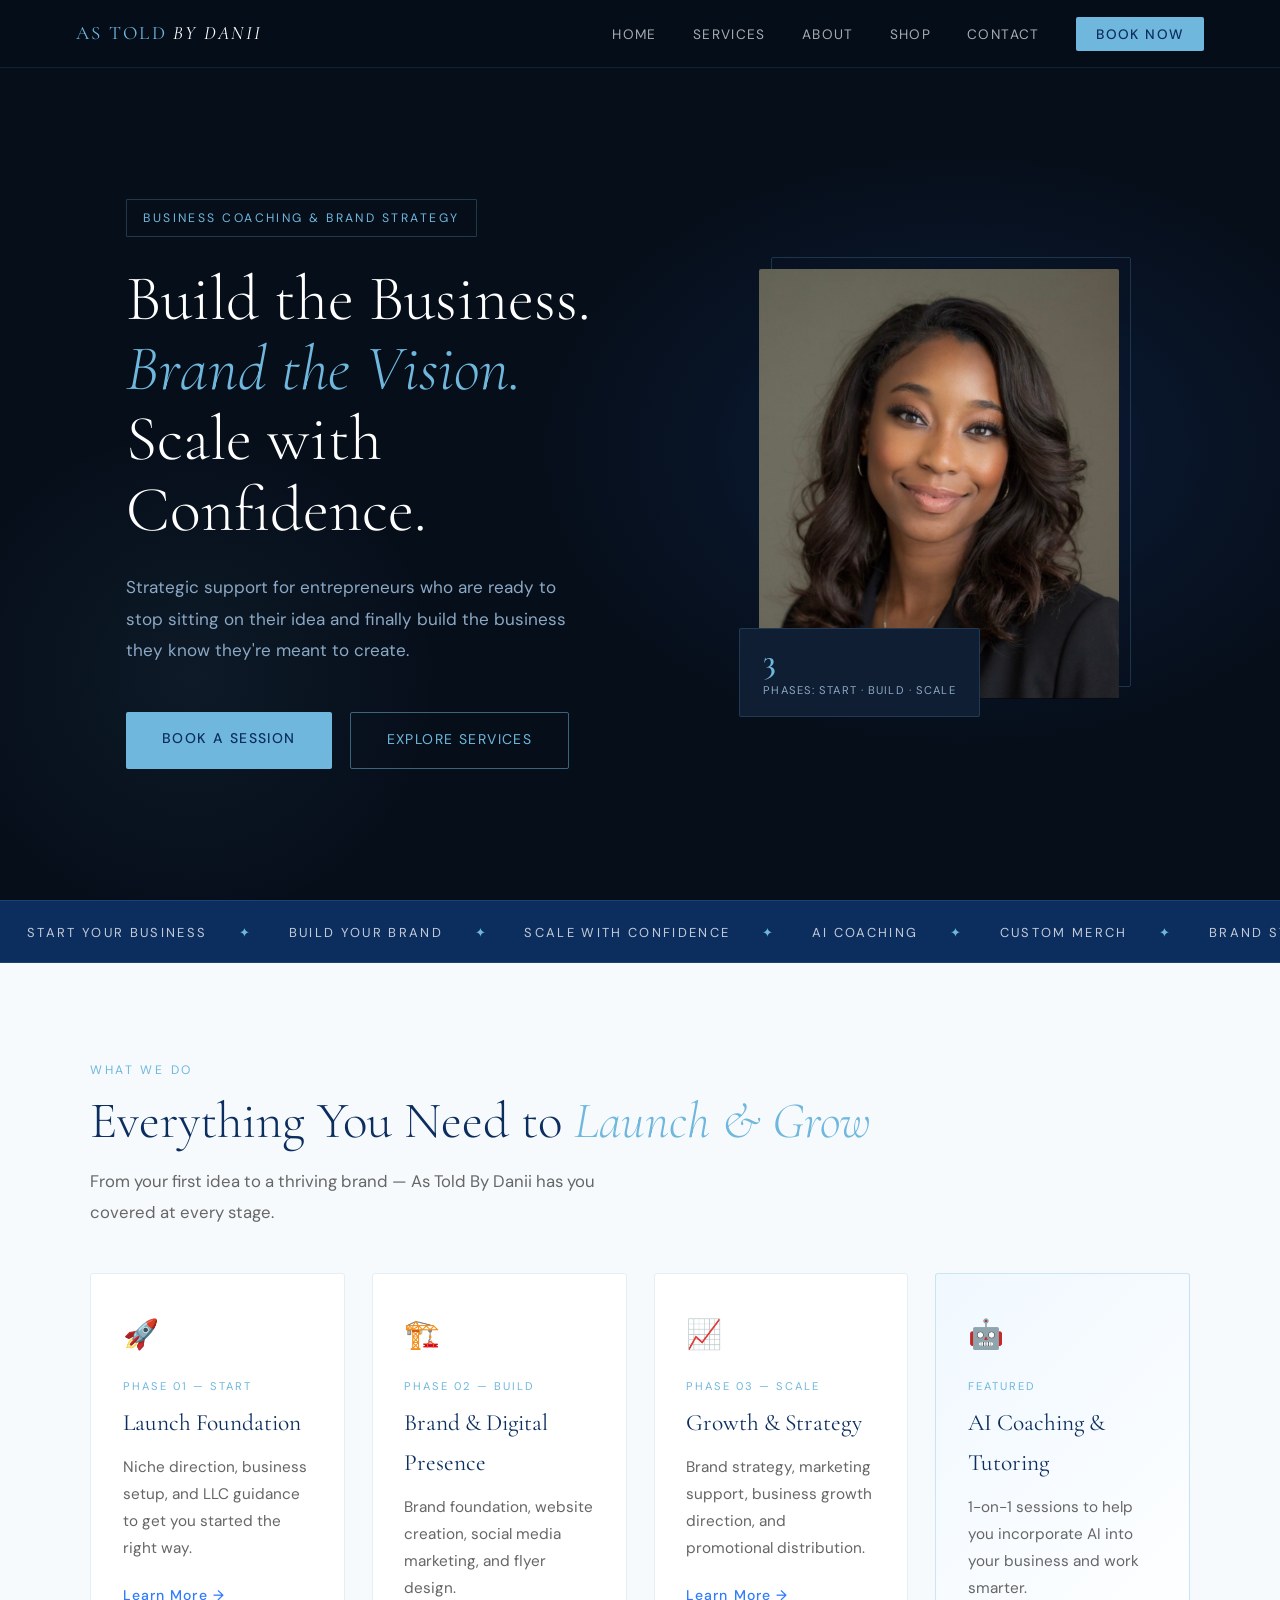
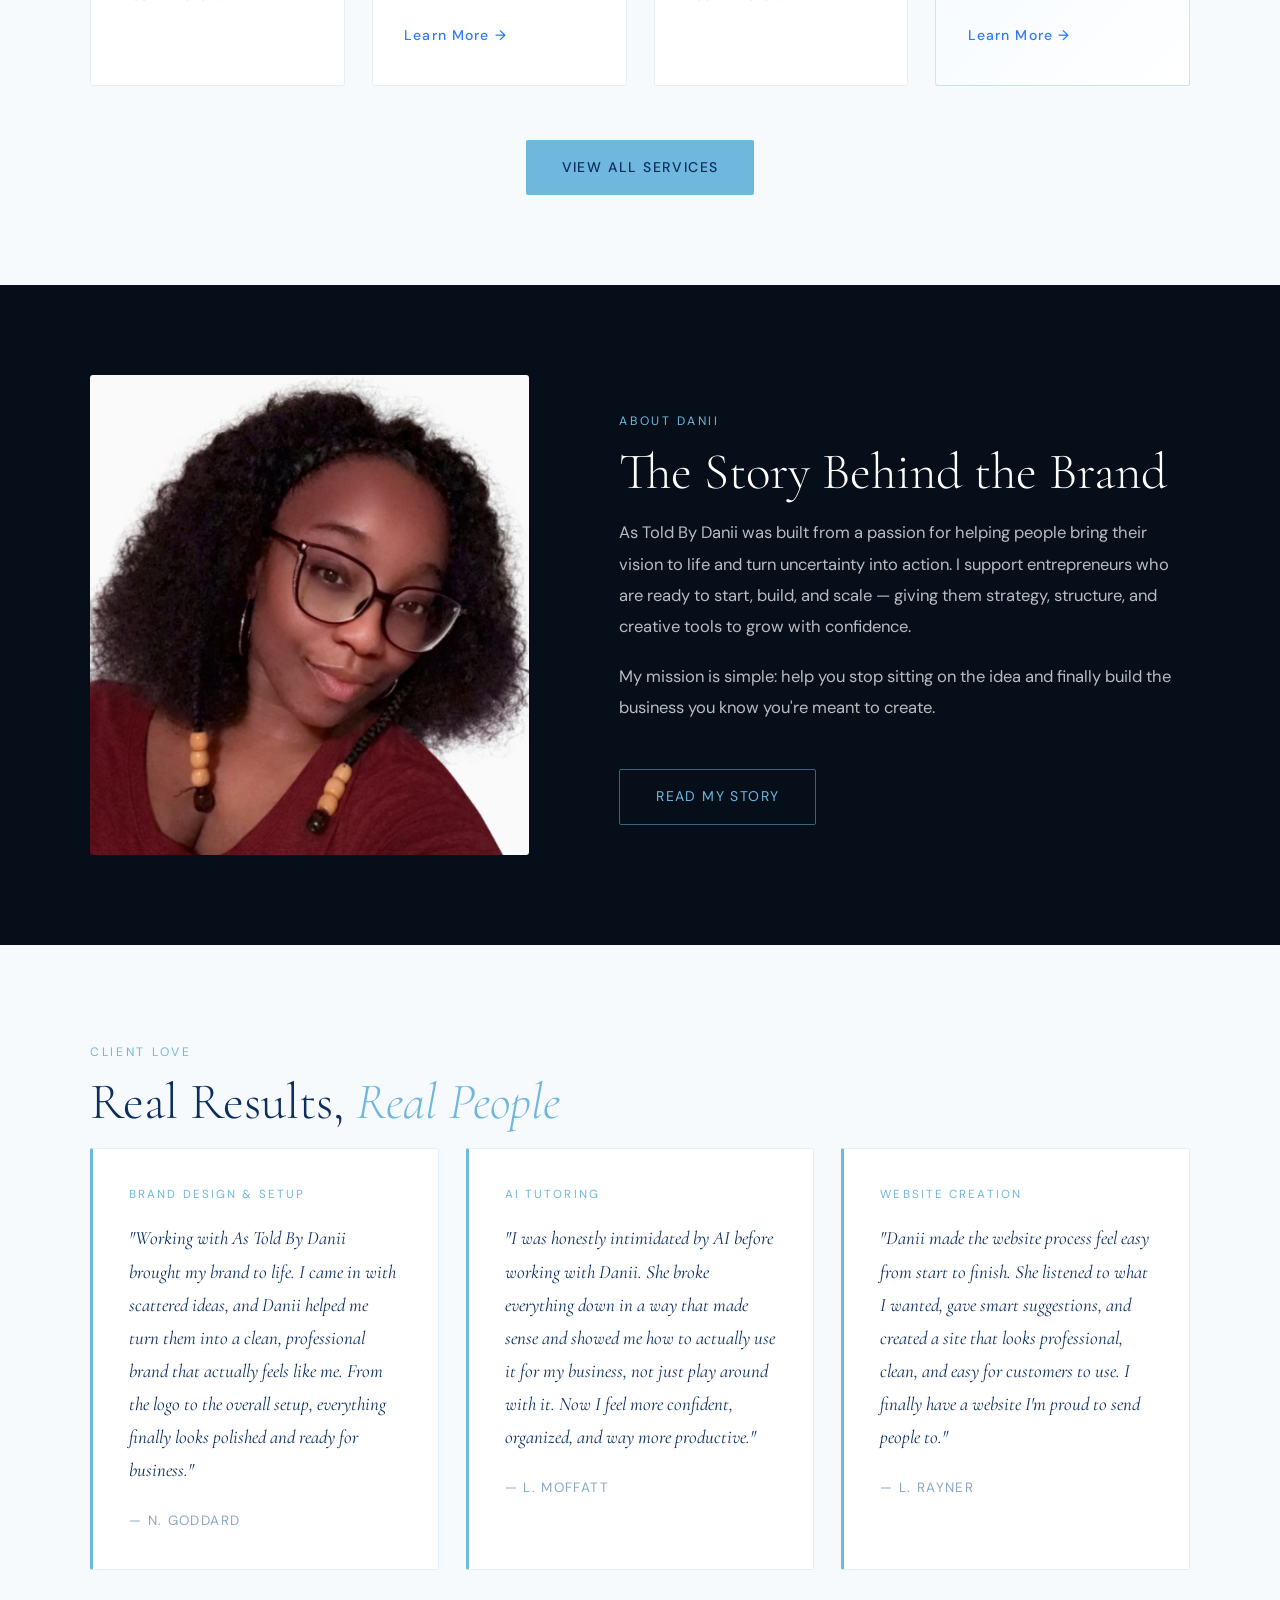
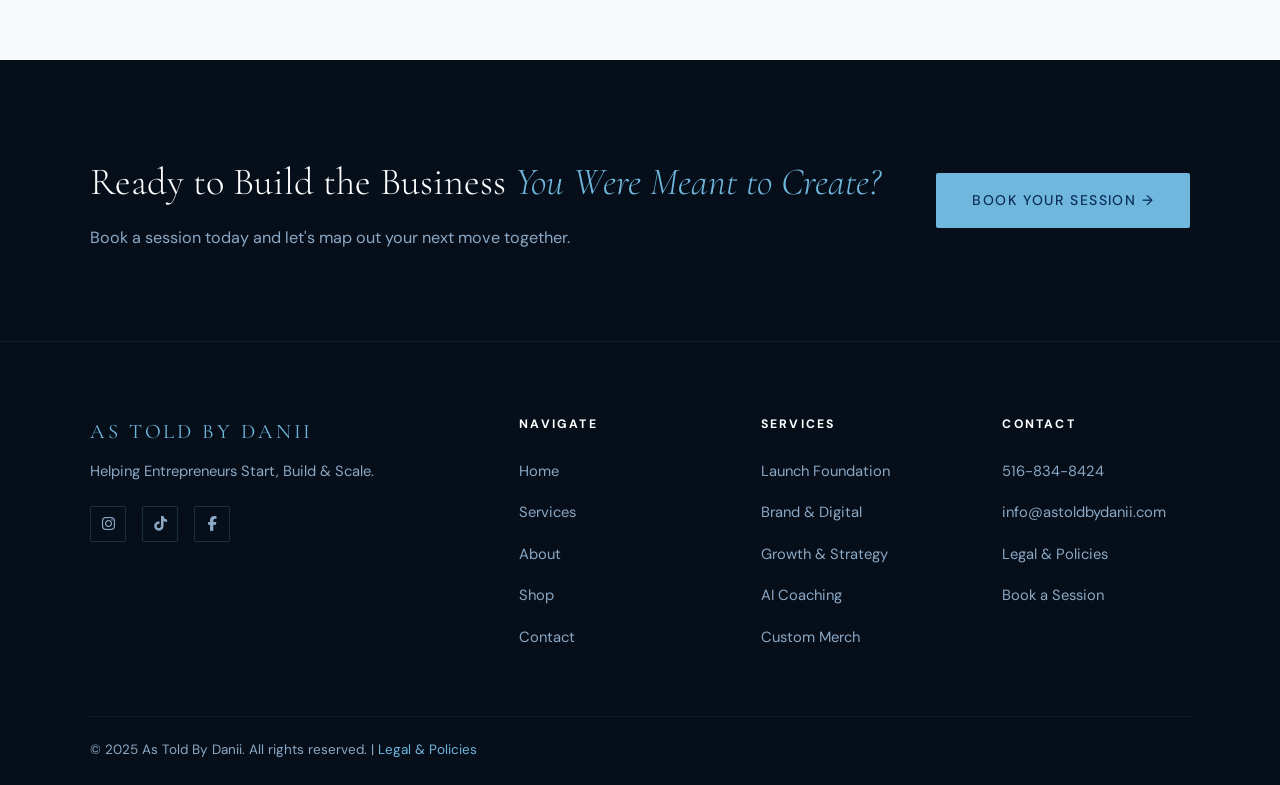
<file: index.html>
<!DOCTYPE html>
<html lang="en">
<head>
  <meta charset="UTF-8" />
  <meta name="viewport" content="width=device-width, initial-scale=1.0" />
  <meta name="description" content="As Told By Danii — Helping Entrepreneurs Start, Build & Scale. Business coaching, brand strategy, AI tutoring, and custom merch." />
  <title>As Told By Danii | Start. Build. Scale.</title>
  <link rel="stylesheet" href="css/style.css" />
  <link href="https://fonts.googleapis.com/css2?family=Cormorant+Garamond:ital,wght@0,300;0,400;0,600;1,300;1,400&family=DM+Sans:wght@300;400;500&display=swap" rel="stylesheet" />
  <link rel="stylesheet" href="https://cdnjs.cloudflare.com/ajax/libs/font-awesome/6.5.0/css/all.min.css" />
</head>
<body>

  <!-- NAV -->
  <nav id="navbar">
    <div class="nav-inner">
      <a href="index.html" class="nav-logo">As Told <span>By Danii</span></a>
      <button class="hamburger" id="hamburger" aria-label="Menu">
        <span></span><span></span><span></span>
      </button>
      <ul class="nav-links" id="nav-links">
        <li><a href="index.html">Home</a></li>
        <li><a href="pages/services.html">Services</a></li>
        <li><a href="pages/about.html">About</a></li>
        <li><a href="pages/merch.html">Shop</a></li>
        <li><a href="pages/contact.html">Contact</a></li>
        <li><a href="https://booking.setmore.com/scheduleappointment/2d133583-90b1-46ec-a737-2a47fb57f255" target="_blank" class="nav-cta">Book Now</a></li>
      </ul>
    </div>
  </nav>

  <!-- HERO -->
  <section id="hero">
    <div class="hero-bg-overlay"></div>
    <div class="hero-inner">
      <div class="hero-content">
        <div class="hero-tag">Business Coaching &amp; Brand Strategy</div>
        <h1 class="hero-title">
          Build the Business.<br>
          <em>Brand the Vision.</em><br>
          Scale with Confidence.
        </h1>
        <p class="hero-subtitle">
          Strategic support for entrepreneurs who are ready to stop sitting on their idea and finally build the business they know they're meant to create.
        </p>
        <div class="hero-btns">
          <a href="https://booking.setmore.com/scheduleappointment/2d133583-90b1-46ec-a737-2a47fb57f255" target="_blank" class="btn-primary">Book a Session</a>
          <a href="pages/services.html" class="btn-outline">Explore Services</a>
        </div>
      </div>
      <div class="hero-image-wrap">
        <div class="hero-frame">
          <img src="images/danii-profile.png" alt="Danii — As Told By Danii" />
          <div class="hero-badge">
            <span class="badge-num">3</span>
            <span class="badge-label">Phases: Start · Build · Scale</span>
          </div>
        </div>
      </div>
    </div>
  </section>

  <!-- MARQUEE STRIP -->
  <div class="marquee-strip">
    <div class="marquee-track">
      <span>Start Your Business</span><span class="dot">✦</span>
      <span>Build Your Brand</span><span class="dot">✦</span>
      <span>Scale With Confidence</span><span class="dot">✦</span>
      <span>AI Coaching</span><span class="dot">✦</span>
      <span>Custom Merch</span><span class="dot">✦</span>
      <span>Brand Strategy</span><span class="dot">✦</span>
      <span>Start Your Business</span><span class="dot">✦</span>
      <span>Build Your Brand</span><span class="dot">✦</span>
      <span>Scale With Confidence</span><span class="dot">✦</span>
      <span>AI Coaching</span><span class="dot">✦</span>
      <span>Custom Merch</span><span class="dot">✦</span>
      <span>Brand Strategy</span><span class="dot">✦</span>
    </div>
  </div>

  <!-- SERVICES PREVIEW -->
  <section id="services-preview" class="section-light">
    <div class="section-inner">
      <span class="section-tag">What We Do</span>
      <h2 class="section-title">Everything You Need to <em>Launch &amp; Grow</em></h2>
      <p class="section-sub">From your first idea to a thriving brand — As Told By Danii has you covered at every stage.</p>
      <div class="cards-grid">
        <div class="service-card">
          <div class="service-icon">🚀</div>
          <div class="service-phase">Phase 01 — Start</div>
          <h3>Launch Foundation</h3>
          <p>Niche direction, business setup, and LLC guidance to get you started the right way.</p>
          <a href="pages/services.html" class="card-link">Learn More →</a>
        </div>
        <div class="service-card">
          <div class="service-icon">🏗️</div>
          <div class="service-phase">Phase 02 — Build</div>
          <h3>Brand &amp; Digital Presence</h3>
          <p>Brand foundation, website creation, social media marketing, and flyer design.</p>
          <a href="pages/services.html" class="card-link">Learn More →</a>
        </div>
        <div class="service-card">
          <div class="service-icon">📈</div>
          <div class="service-phase">Phase 03 — Scale</div>
          <h3>Growth &amp; Strategy</h3>
          <p>Brand strategy, marketing support, business growth direction, and promotional distribution.</p>
          <a href="pages/services.html" class="card-link">Learn More →</a>
        </div>
        <div class="service-card featured">
          <div class="service-icon">🤖</div>
          <div class="service-phase">Featured</div>
          <h3>AI Coaching &amp; Tutoring</h3>
          <p>1-on-1 sessions to help you incorporate AI into your business and work smarter.</p>
          <a href="pages/services.html" class="card-link">Learn More →</a>
        </div>
      </div>
      <div class="section-cta">
        <a href="pages/services.html" class="btn-primary">View All Services</a>
      </div>
    </div>
  </section>

  <!-- ABOUT PREVIEW -->
  <section id="about-preview" class="section-dark">
    <div class="section-inner about-grid">
      <div class="about-img-wrap">
        <img src="images/danii-slds.png" alt="Danii — As Told By Danii" class="about-stock" />
      </div>
      <div class="about-text">
        <span class="section-tag">About Danii</span>
        <h2 class="section-title" style="color:#fff;">The Story Behind the Brand</h2>
        <p class="about-body">As Told By Danii was built from a passion for helping people bring their vision to life and turn uncertainty into action. I support entrepreneurs who are ready to start, build, and scale — giving them strategy, structure, and creative tools to grow with confidence.</p>
        <p class="about-body">My mission is simple: help you stop sitting on the idea and finally build the business you know you're meant to create.</p>
        <a href="pages/about.html" class="btn-outline" style="margin-top:1.5rem;display:inline-block;">Read My Story</a>
      </div>
    </div>
  </section>

  <!-- TESTIMONIALS -->
  <section id="testimonials" class="section-light">
    <div class="section-inner">
      <span class="section-tag">Client Love</span>
      <h2 class="section-title">Real Results, <em>Real People</em></h2>
      <div class="testimonials-grid">
        <div class="testimonial-card">
          <div class="t-service-label">Brand Design &amp; Setup</div>
          <p class="t-quote">"Working with As Told By Danii brought my brand to life. I came in with scattered ideas, and Danii helped me turn them into a clean, professional brand that actually feels like me. From the logo to the overall setup, everything finally looks polished and ready for business."</p>
          <div class="t-author">— N. Goddard</div>
        </div>
        <div class="testimonial-card">
          <div class="t-service-label">AI Tutoring</div>
          <p class="t-quote">"I was honestly intimidated by AI before working with Danii. She broke everything down in a way that made sense and showed me how to actually use it for my business, not just play around with it. Now I feel more confident, organized, and way more productive."</p>
          <div class="t-author">— L. Moffatt</div>
        </div>
        <div class="testimonial-card">
          <div class="t-service-label">Website Creation</div>
          <p class="t-quote">"Danii made the website process feel easy from start to finish. She listened to what I wanted, gave smart suggestions, and created a site that looks professional, clean, and easy for customers to use. I finally have a website I'm proud to send people to."</p>
          <div class="t-author">— L. Rayner</div>
        </div>
      </div>
    </div>
  </section>

  <!-- CTA BANNER -->
  <section id="cta-banner" class="section-dark">
    <div class="section-inner cta-inner">
      <div>
        <h2 class="cta-title">Ready to Build the Business <em>You Were Meant to Create?</em></h2>
        <p class="cta-sub">Book a session today and let's map out your next move together.</p>
      </div>
      <a href="https://booking.setmore.com/scheduleappointment/2d133583-90b1-46ec-a737-2a47fb57f255" target="_blank" class="btn-primary">Book Your Session →</a>
    </div>
  </section>

  <!-- FOOTER -->
  <footer>
    <div class="footer-inner">
      <div class="footer-brand">
        <div class="footer-logo">As Told By Danii</div>
        <p>Helping Entrepreneurs Start, Build &amp; Scale.</p>
        <div class="social-links">
          <a href="https://www.instagram.com/astoldby_danii" target="_blank" aria-label="Instagram"><i class="fab fa-instagram"></i></a>
          <a href="https://www.tiktok.com/@astoldby_danii" target="_blank" aria-label="TikTok"><i class="fab fa-tiktok"></i></a>
          <a href="https://www.facebook.com/AsToldByDanii" target="_blank" aria-label="Facebook"><i class="fab fa-facebook-f"></i></a>
        </div>
      </div>
      <div class="footer-links">
        <h4>Navigate</h4>
        <ul>
          <li><a href="index.html">Home</a></li>
          <li><a href="pages/services.html">Services</a></li>
          <li><a href="pages/about.html">About</a></li>
          <li><a href="pages/merch.html">Shop</a></li>
          <li><a href="pages/contact.html">Contact</a></li>
        </ul>
      </div>
      <div class="footer-links">
        <h4>Services</h4>
        <ul>
          <li><a href="pages/services.html">Launch Foundation</a></li>
          <li><a href="pages/services.html">Brand &amp; Digital</a></li>
          <li><a href="pages/services.html">Growth &amp; Strategy</a></li>
          <li><a href="pages/services.html">AI Coaching</a></li>
          <li><a href="pages/merch.html">Custom Merch</a></li>
        </ul>
      </div>
      <div class="footer-links">
        <h4>Contact</h4>
        <ul>
          <li><a href="tel:5168348424">516-834-8424</a></li>
          <li><a href="mailto:info@astoldbydanii.com">info@astoldbydanii.com</a></li>
          <li><a href="pages/legal.html">Legal &amp; Policies</a></li>
          <li><a href="https://booking.setmore.com/scheduleappointment/2d133583-90b1-46ec-a737-2a47fb57f255" target="_blank">Book a Session</a></li>
        </ul>
      </div>
    </div>
    <div class="footer-bottom">
      <p>© 2025 As Told By Danii. All rights reserved. | <a href="pages/legal.html">Legal &amp; Policies</a></p>
    </div>
  </footer>

  <script src="js/main.js"></script>
</body>
</html>
</file>
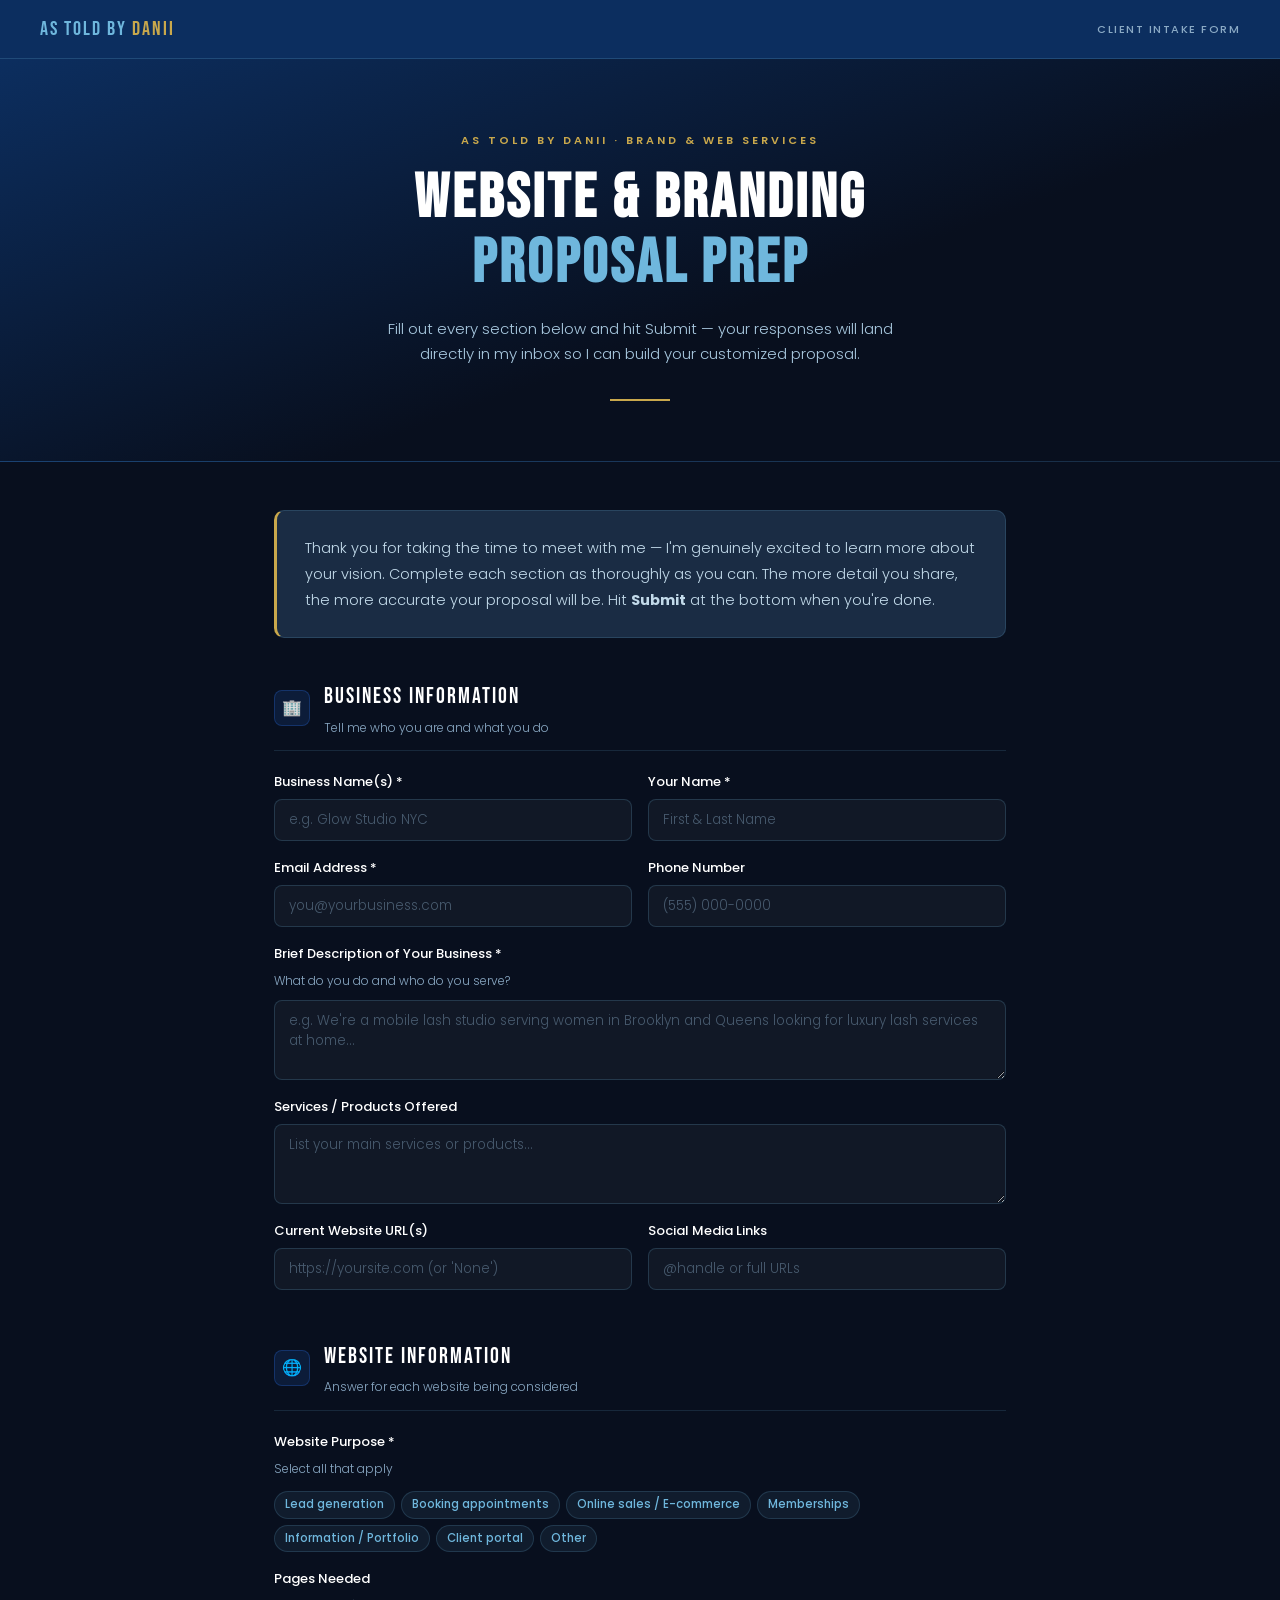
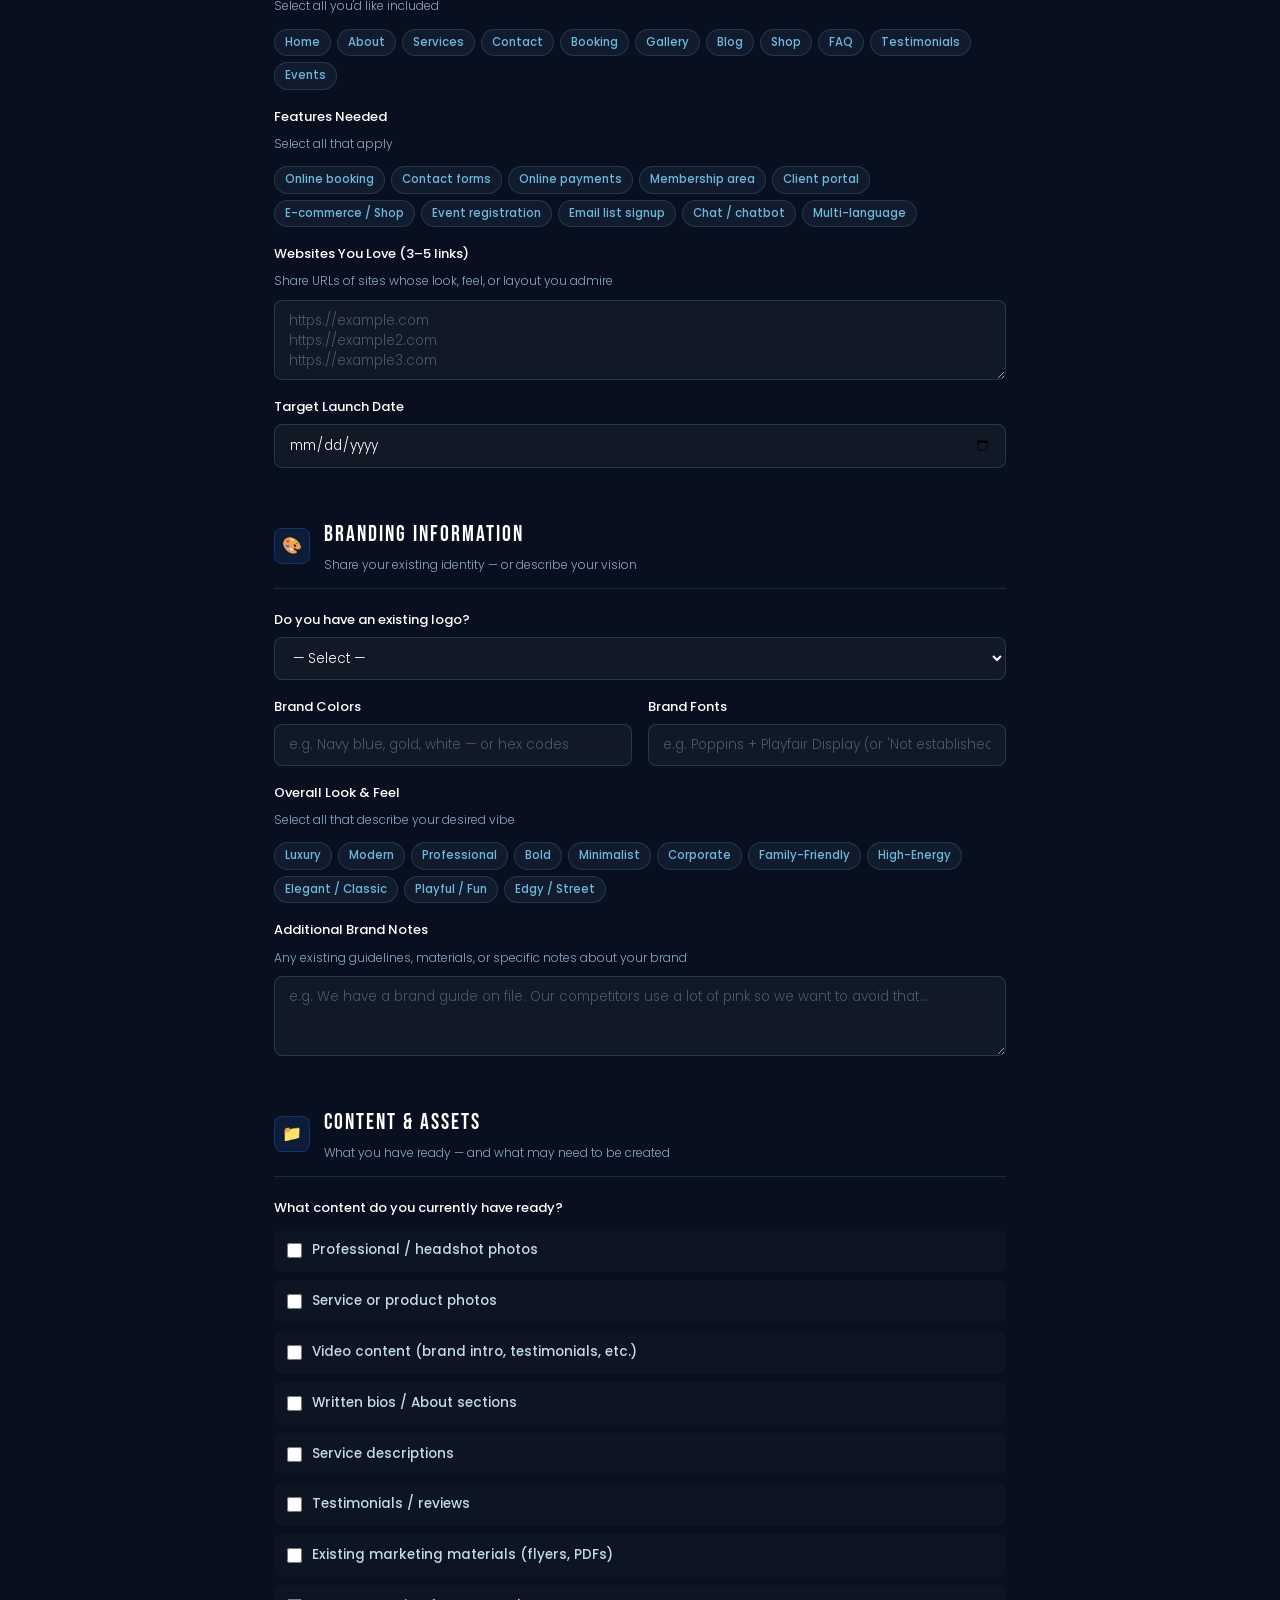
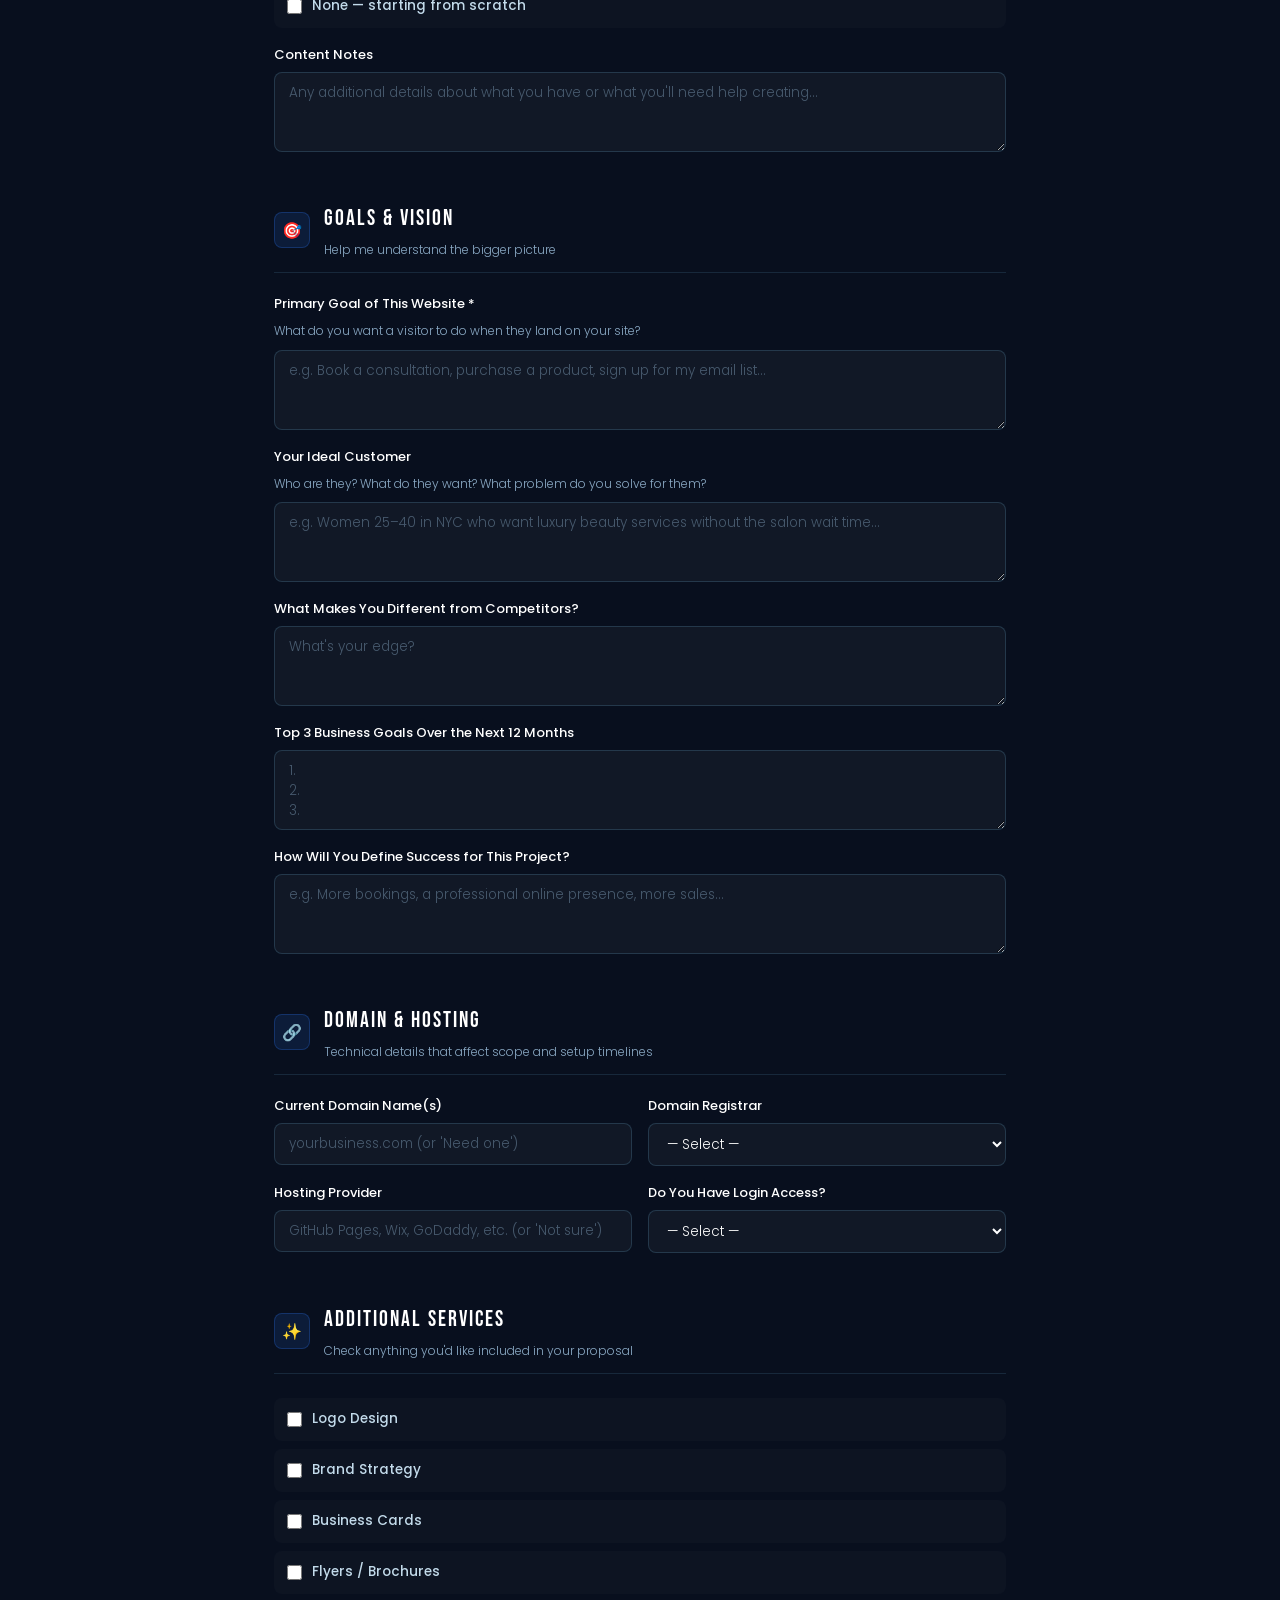
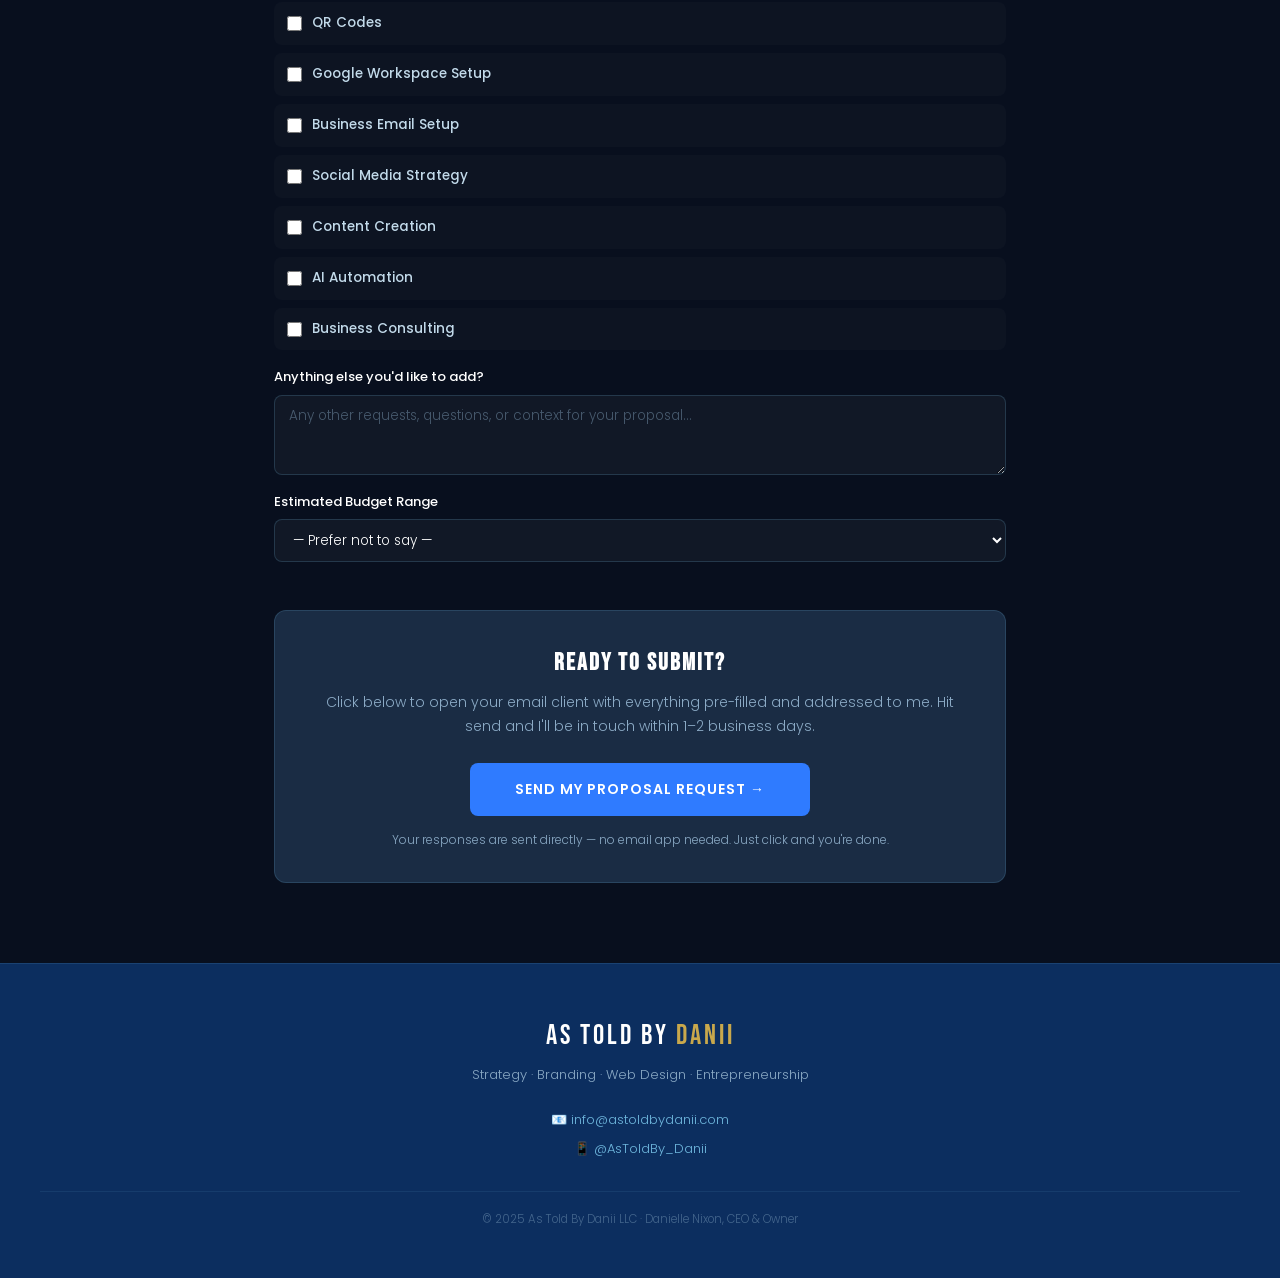
<file: proposal.html>
<!DOCTYPE html>
<html lang="en">
<head>
<meta charset="UTF-8" />
<meta name="viewport" content="width=device-width, initial-scale=1.0" />
<title>Website & Branding Proposal Prep — As Told By Danii</title>
<link href="https://fonts.googleapis.com/css2?family=Bebas+Neue&family=Poppins:wght@300;400;500;600&display=swap" rel="stylesheet" />
<style>
*,*::before,*::after{box-sizing:border-box;margin:0;padding:0}
:root{
  --navy:#080F1E;--primary-blue:#6FB7DD;--deep-blue:#0C2E5F;
  --accent-blue:#2F7BFF;--light-accent:#D9F3FF;--gold:#C9A84C;
  --red:#FF4D6D;--white:#FFFFFF;--shadow:#1A2C44;--muted:#8BAAC5;
}
body{background:var(--navy);color:var(--white);font-family:'Poppins',sans-serif;font-weight:300;line-height:1.7;min-height:100vh;}

.topbar{background:var(--deep-blue);border-bottom:1px solid rgba(111,183,221,0.2);padding:12px 40px;display:flex;align-items:center;justify-content:space-between;position:sticky;top:0;z-index:100;}
.topbar-brand{font-family:'Bebas Neue',sans-serif;font-size:20px;letter-spacing:2px;color:var(--primary-blue);}
.topbar-brand span{color:var(--gold);}
.topbar-tag{font-size:11px;font-weight:500;letter-spacing:1.5px;text-transform:uppercase;color:var(--muted);}

.hero{background:linear-gradient(160deg,var(--deep-blue) 0%,var(--navy) 60%);border-bottom:1px solid rgba(111,183,221,0.15);padding:72px 40px 60px;text-align:center;}
.hero-eyebrow{font-size:11px;font-weight:600;letter-spacing:3px;text-transform:uppercase;color:var(--gold);margin-bottom:16px;}
.hero h1{font-family:'Bebas Neue',sans-serif;font-size:clamp(36px,6vw,62px);letter-spacing:3px;line-height:1.05;margin-bottom:20px;}
.hero h1 span{color:var(--primary-blue);}
.hero-sub{max-width:560px;margin:0 auto 32px;font-size:15px;color:#a8c8df;font-weight:300;}
.hero-divider{width:60px;height:2px;background:var(--gold);margin:0 auto;}

.intro-wrap{max-width:780px;margin:48px auto 0;padding:0 24px;}
.intro-card{background:var(--shadow);border:1px solid rgba(111,183,221,0.18);border-left:3px solid var(--gold);border-radius:10px;padding:24px 28px;font-size:14.5px;color:#c2daea;line-height:1.8;}

.content{max-width:780px;margin:40px auto 80px;padding:0 24px;}

.section{margin-bottom:48px;}
.section-header{display:flex;align-items:center;gap:14px;margin-bottom:20px;padding-bottom:12px;border-bottom:1px solid rgba(111,183,221,0.15);}
.section-icon{width:36px;height:36px;border-radius:8px;background:rgba(47,123,255,0.12);border:1px solid rgba(47,123,255,0.25);display:flex;align-items:center;justify-content:center;flex-shrink:0;font-size:16px;}
.section-title{font-family:'Bebas Neue',sans-serif;font-size:22px;letter-spacing:2px;color:var(--white);}
.section-note{font-size:12px;color:var(--muted);margin-top:2px;}

.field-group{display:flex;flex-direction:column;gap:16px;}
.field{display:flex;flex-direction:column;gap:6px;}
.field label{font-size:13px;font-weight:500;color:var(--white);}
.field .hint{font-size:12px;color:var(--muted);margin-bottom:2px;}
.field input,.field textarea,.field select{
  background:rgba(255,255,255,0.04);
  border:1px solid rgba(111,183,221,0.2);
  border-radius:8px;
  color:var(--white);
  font-family:'Poppins',sans-serif;
  font-size:13.5px;
  font-weight:300;
  padding:10px 14px;
  width:100%;
  transition:border-color 0.2s,background 0.2s;
  outline:none;
  resize:vertical;
}
.field input::placeholder,.field textarea::placeholder{color:rgba(138,170,197,0.45);}
.field input:focus,.field textarea:focus,.field select:focus{
  border-color:var(--accent-blue);
  background:rgba(47,123,255,0.06);
}
.field select option{background:#0C2E5F;color:var(--white);}
.field textarea{min-height:80px;}

.field-row{display:grid;grid-template-columns:1fr 1fr;gap:16px;}

.pill-hint{display:flex;flex-wrap:wrap;gap:6px;margin-top:4px;}
.pill{font-size:11.5px;font-weight:500;background:rgba(111,183,221,0.08);border:1px solid rgba(111,183,221,0.18);color:var(--primary-blue);padding:3px 10px;border-radius:20px;cursor:pointer;transition:background 0.15s,color 0.15s;user-select:none;}
.pill:hover{background:rgba(111,183,221,0.18);}
.pill.active{background:var(--accent-blue);border-color:var(--accent-blue);color:#fff;}
.pill-label{font-size:11px;font-weight:600;letter-spacing:0.8px;text-transform:uppercase;color:var(--gold);display:block;margin-bottom:4px;}

/* CHECKBOX MULTI-SELECT */
.multi-checks{display:flex;flex-direction:column;gap:8px;margin-top:4px;}
.check-item{display:flex;align-items:center;gap:10px;padding:9px 12px;border-radius:8px;background:rgba(255,255,255,0.02);border:1px solid transparent;cursor:pointer;transition:background 0.15s,border-color 0.15s;}
.check-item:hover{background:rgba(111,183,221,0.05);border-color:rgba(111,183,221,0.12);}
.check-item input[type=checkbox]{accent-color:var(--accent-blue);width:15px;height:15px;cursor:pointer;flex-shrink:0;}
.check-item span{font-size:13.5px;color:#c2daea;}

/* SUBMIT AREA */
.submit-wrap{background:var(--shadow);border:1px solid rgba(111,183,221,0.18);border-radius:12px;padding:32px;text-align:center;margin-top:48px;}
.submit-wrap h3{font-family:'Bebas Neue',sans-serif;font-size:24px;letter-spacing:2px;color:var(--white);margin-bottom:8px;}
.submit-wrap p{font-size:14px;color:var(--muted);margin-bottom:24px;}
.submit-btn{background:var(--accent-blue);color:#fff;font-family:'Poppins',sans-serif;font-weight:600;font-size:14px;letter-spacing:1px;text-transform:uppercase;padding:16px 40px;border-radius:8px;border:none;cursor:pointer;transition:background 0.2s;width:100%;max-width:340px;}
.submit-btn:hover{background:#2566e8;}
.submit-note{font-size:12px;color:var(--muted);margin-top:14px;}

.footer{background:var(--deep-blue);border-top:1px solid rgba(111,183,221,0.15);padding:48px 40px;text-align:center;}
.footer-logo{font-family:'Bebas Neue',sans-serif;font-size:28px;letter-spacing:3px;color:var(--white);margin-bottom:4px;}
.footer-logo span{color:var(--gold);}
.footer-tagline{font-size:13px;color:var(--muted);margin-bottom:20px;}
.footer-contact{font-size:13px;color:var(--muted);line-height:2.2;}
.footer-contact a{color:var(--primary-blue);text-decoration:none;}
.footer-bottom{margin-top:28px;padding-top:18px;border-top:1px solid rgba(111,183,221,0.1);font-size:11.5px;color:rgba(138,170,197,0.45);}

@media(max-width:600px){
  .topbar{padding:12px 16px;}
  .hero{padding:48px 20px 40px;}
  .content,.intro-wrap{padding:0 16px;}
  .field-row{grid-template-columns:1fr;}
  .footer{padding:40px 20px;}
}
</style>
</head>
<body>

<header class="topbar">
  <div class="topbar-brand">As Told By <span>Danii</span></div>
  <div class="topbar-tag">Client Intake Form</div>
</header>

<section class="hero">
  <div class="hero-eyebrow">As Told By Danii · Brand & Web Services</div>
  <h1>Website & Branding<br/><span>Proposal Prep</span></h1>
  <p class="hero-sub">Fill out every section below and hit Submit — your responses will land directly in my inbox so I can build your customized proposal.</p>
  <div class="hero-divider"></div>
</section>

<div class="intro-wrap">
  <div class="intro-card">
    Thank you for taking the time to meet with me — I'm genuinely excited to learn more about your vision. Complete each section as thoroughly as you can. The more detail you share, the more accurate your proposal will be. Hit <strong>Submit</strong> at the bottom when you're done.
  </div>
</div>

<main class="content">

  <!-- 1. BUSINESS INFORMATION -->
  <div class="section">
    <div class="section-header">
      <div class="section-icon">🏢</div>
      <div>
        <div class="section-title">Business Information</div>
        <div class="section-note">Tell me who you are and what you do</div>
      </div>
    </div>
    <div class="field-group">
      <div class="field-row">
        <div class="field">
          <label for="biz_name">Business Name(s) *</label>
          <input type="text" id="biz_name" placeholder="e.g. Glow Studio NYC" />
        </div>
        <div class="field">
          <label for="contact_name">Your Name *</label>
          <input type="text" id="contact_name" placeholder="First & Last Name" />
        </div>
      </div>
      <div class="field-row">
        <div class="field">
          <label for="contact_email">Email Address *</label>
          <input type="email" id="contact_email" placeholder="you@yourbusiness.com" />
        </div>
        <div class="field">
          <label for="contact_phone">Phone Number</label>
          <input type="tel" id="contact_phone" placeholder="(555) 000-0000" />
        </div>
      </div>
      <div class="field">
        <label for="biz_description">Brief Description of Your Business *</label>
        <div class="hint">What do you do and who do you serve?</div>
        <textarea id="biz_description" placeholder="e.g. We're a mobile lash studio serving women in Brooklyn and Queens looking for luxury lash services at home..."></textarea>
      </div>
      <div class="field">
        <label for="biz_services">Services / Products Offered</label>
        <textarea id="biz_services" placeholder="List your main services or products..."></textarea>
      </div>
      <div class="field-row">
        <div class="field">
          <label for="current_website">Current Website URL(s)</label>
          <input type="text" id="current_website" placeholder="https://yoursite.com (or 'None')" />
        </div>
        <div class="field">
          <label for="social_links">Social Media Links</label>
          <input type="text" id="social_links" placeholder="@handle or full URLs" />
        </div>
      </div>
    </div>
  </div>

  <!-- 2. WEBSITE INFORMATION -->
  <div class="section">
    <div class="section-header">
      <div class="section-icon">🌐</div>
      <div>
        <div class="section-title">Website Information</div>
        <div class="section-note">Answer for each website being considered</div>
      </div>
    </div>
    <div class="field-group">
      <div class="field">
        <label>Website Purpose *</label>
        <div class="hint">Select all that apply</div>
        <div class="pill-hint" id="purpose_pills">
          <span class="pill" data-group="purpose">Lead generation</span>
          <span class="pill" data-group="purpose">Booking appointments</span>
          <span class="pill" data-group="purpose">Online sales / E-commerce</span>
          <span class="pill" data-group="purpose">Memberships</span>
          <span class="pill" data-group="purpose">Information / Portfolio</span>
          <span class="pill" data-group="purpose">Client portal</span>
          <span class="pill" data-group="purpose">Other</span>
        </div>
      </div>
      <div class="field">
        <label>Pages Needed</label>
        <div class="hint">Select all you'd like included</div>
        <div class="pill-hint" id="pages_pills">
          <span class="pill" data-group="pages">Home</span>
          <span class="pill" data-group="pages">About</span>
          <span class="pill" data-group="pages">Services</span>
          <span class="pill" data-group="pages">Contact</span>
          <span class="pill" data-group="pages">Booking</span>
          <span class="pill" data-group="pages">Gallery</span>
          <span class="pill" data-group="pages">Blog</span>
          <span class="pill" data-group="pages">Shop</span>
          <span class="pill" data-group="pages">FAQ</span>
          <span class="pill" data-group="pages">Testimonials</span>
          <span class="pill" data-group="pages">Events</span>
        </div>
      </div>
      <div class="field">
        <label>Features Needed</label>
        <div class="hint">Select all that apply</div>
        <div class="pill-hint" id="features_pills">
          <span class="pill" data-group="features">Online booking</span>
          <span class="pill" data-group="features">Contact forms</span>
          <span class="pill" data-group="features">Online payments</span>
          <span class="pill" data-group="features">Membership area</span>
          <span class="pill" data-group="features">Client portal</span>
          <span class="pill" data-group="features">E-commerce / Shop</span>
          <span class="pill" data-group="features">Event registration</span>
          <span class="pill" data-group="features">Email list signup</span>
          <span class="pill" data-group="features">Chat / chatbot</span>
          <span class="pill" data-group="features">Multi-language</span>
        </div>
      </div>
      <div class="field">
        <label for="inspo_sites">Websites You Love (3–5 links)</label>
        <div class="hint">Share URLs of sites whose look, feel, or layout you admire</div>
        <textarea id="inspo_sites" placeholder="https://example.com&#10;https://example2.com&#10;https://example3.com"></textarea>
      </div>
      <div class="field">
        <label for="launch_date">Target Launch Date</label>
        <input type="date" id="launch_date" />
      </div>
    </div>
  </div>

  <!-- 3. BRANDING -->
  <div class="section">
    <div class="section-header">
      <div class="section-icon">🎨</div>
      <div>
        <div class="section-title">Branding Information</div>
        <div class="section-note">Share your existing identity — or describe your vision</div>
      </div>
    </div>
    <div class="field-group">
      <div class="field">
        <label for="logo_status">Do you have an existing logo?</label>
        <select id="logo_status">
          <option value="">— Select —</option>
          <option>Yes, I have a final logo</option>
          <option>Yes, but it needs a refresh</option>
          <option>No, I need a new logo designed</option>
          <option>I have something but it's not official</option>
        </select>
      </div>
      <div class="field-row">
        <div class="field">
          <label for="brand_colors">Brand Colors</label>
          <input type="text" id="brand_colors" placeholder="e.g. Navy blue, gold, white — or hex codes" />
        </div>
        <div class="field">
          <label for="brand_fonts">Brand Fonts</label>
          <input type="text" id="brand_fonts" placeholder="e.g. Poppins + Playfair Display (or 'Not established')" />
        </div>
      </div>
      <div class="field">
        <label>Overall Look & Feel</label>
        <div class="hint">Select all that describe your desired vibe</div>
        <div class="pill-hint" id="vibe_pills">
          <span class="pill" data-group="vibe">Luxury</span>
          <span class="pill" data-group="vibe">Modern</span>
          <span class="pill" data-group="vibe">Professional</span>
          <span class="pill" data-group="vibe">Bold</span>
          <span class="pill" data-group="vibe">Minimalist</span>
          <span class="pill" data-group="vibe">Corporate</span>
          <span class="pill" data-group="vibe">Family-Friendly</span>
          <span class="pill" data-group="vibe">High-Energy</span>
          <span class="pill" data-group="vibe">Elegant / Classic</span>
          <span class="pill" data-group="vibe">Playful / Fun</span>
          <span class="pill" data-group="vibe">Edgy / Street</span>
        </div>
      </div>
      <div class="field">
        <label for="brand_notes">Additional Brand Notes</label>
        <div class="hint">Any existing guidelines, materials, or specific notes about your brand</div>
        <textarea id="brand_notes" placeholder="e.g. We have a brand guide on file. Our competitors use a lot of pink so we want to avoid that..."></textarea>
      </div>
    </div>
  </div>

  <!-- 4. CONTENT & ASSETS -->
  <div class="section">
    <div class="section-header">
      <div class="section-icon">📁</div>
      <div>
        <div class="section-title">Content & Assets</div>
        <div class="section-note">What you have ready — and what may need to be created</div>
      </div>
    </div>
    <div class="field-group">
      <div class="field">
        <label>What content do you currently have ready?</label>
        <div class="multi-checks" id="assets_checks">
          <label class="check-item"><input type="checkbox" value="Professional / headshot photos" /><span>Professional / headshot photos</span></label>
          <label class="check-item"><input type="checkbox" value="Service or product photos" /><span>Service or product photos</span></label>
          <label class="check-item"><input type="checkbox" value="Video content" /><span>Video content (brand intro, testimonials, etc.)</span></label>
          <label class="check-item"><input type="checkbox" value="Written bios / about sections" /><span>Written bios / About sections</span></label>
          <label class="check-item"><input type="checkbox" value="Service descriptions" /><span>Service descriptions</span></label>
          <label class="check-item"><input type="checkbox" value="Testimonials / reviews" /><span>Testimonials / reviews</span></label>
          <label class="check-item"><input type="checkbox" value="Existing marketing materials (flyers, PDFs)" /><span>Existing marketing materials (flyers, PDFs)</span></label>
          <label class="check-item"><input type="checkbox" value="None — starting from scratch" /><span>None — starting from scratch</span></label>
        </div>
      </div>
      <div class="field">
        <label for="content_notes">Content Notes</label>
        <textarea id="content_notes" placeholder="Any additional details about what you have or what you'll need help creating..."></textarea>
      </div>
    </div>
  </div>

  <!-- 5. GOALS & VISION -->
  <div class="section">
    <div class="section-header">
      <div class="section-icon">🎯</div>
      <div>
        <div class="section-title">Goals & Vision</div>
        <div class="section-note">Help me understand the bigger picture</div>
      </div>
    </div>
    <div class="field-group">
      <div class="field">
        <label for="primary_goal">Primary Goal of This Website *</label>
        <div class="hint">What do you want a visitor to do when they land on your site?</div>
        <textarea id="primary_goal" placeholder="e.g. Book a consultation, purchase a product, sign up for my email list..."></textarea>
      </div>
      <div class="field">
        <label for="ideal_customer">Your Ideal Customer</label>
        <div class="hint">Who are they? What do they want? What problem do you solve for them?</div>
        <textarea id="ideal_customer" placeholder="e.g. Women 25–40 in NYC who want luxury beauty services without the salon wait time..."></textarea>
      </div>
      <div class="field">
        <label for="differentiator">What Makes You Different from Competitors?</label>
        <textarea id="differentiator" placeholder="What's your edge?"></textarea>
      </div>
      <div class="field">
        <label for="biz_goals">Top 3 Business Goals Over the Next 12 Months</label>
        <textarea id="biz_goals" placeholder="1. &#10;2. &#10;3. "></textarea>
      </div>
      <div class="field">
        <label for="success_def">How Will You Define Success for This Project?</label>
        <textarea id="success_def" placeholder="e.g. More bookings, a professional online presence, more sales..."></textarea>
      </div>
    </div>
  </div>

  <!-- 6. DOMAIN & HOSTING -->
  <div class="section">
    <div class="section-header">
      <div class="section-icon">🔗</div>
      <div>
        <div class="section-title">Domain & Hosting</div>
        <div class="section-note">Technical details that affect scope and setup timelines</div>
      </div>
    </div>
    <div class="field-group">
      <div class="field-row">
        <div class="field">
          <label for="domain_name">Current Domain Name(s)</label>
          <input type="text" id="domain_name" placeholder="yourbusiness.com (or 'Need one')" />
        </div>
        <div class="field">
          <label for="registrar">Domain Registrar</label>
          <select id="registrar">
            <option value="">— Select —</option>
            <option>GoDaddy</option>
            <option>Namecheap</option>
            <option>Squarespace</option>
            <option>Google Domains</option>
            <option>Wix</option>
            <option>Other</option>
            <option>Don't have a domain yet</option>
            <option>Not sure</option>
          </select>
        </div>
      </div>
      <div class="field-row">
        <div class="field">
          <label for="hosting">Hosting Provider</label>
          <input type="text" id="hosting" placeholder="GitHub Pages, Wix, GoDaddy, etc. (or 'Not sure')" />
        </div>
        <div class="field">
          <label for="has_access">Do You Have Login Access?</label>
          <select id="has_access">
            <option value="">— Select —</option>
            <option>Yes, I have full access</option>
            <option>Partial access</option>
            <option>No, I'll need to get access</option>
            <option>Not applicable</option>
          </select>
        </div>
      </div>
    </div>
  </div>

  <!-- 7. ADDITIONAL SERVICES -->
  <div class="section">
    <div class="section-header">
      <div class="section-icon">✨</div>
      <div>
        <div class="section-title">Additional Services</div>
        <div class="section-note">Check anything you'd like included in your proposal</div>
      </div>
    </div>
    <div class="field-group">
      <div class="field">
        <div class="multi-checks">
          <label class="check-item"><input type="checkbox" value="Logo Design" /><span>Logo Design</span></label>
          <label class="check-item"><input type="checkbox" value="Brand Strategy" /><span>Brand Strategy</span></label>
          <label class="check-item"><input type="checkbox" value="Business Cards" /><span>Business Cards</span></label>
          <label class="check-item"><input type="checkbox" value="Flyers / Brochures" /><span>Flyers / Brochures</span></label>
          <label class="check-item"><input type="checkbox" value="QR Codes" /><span>QR Codes</span></label>
          <label class="check-item"><input type="checkbox" value="Google Workspace Setup" /><span>Google Workspace Setup</span></label>
          <label class="check-item"><input type="checkbox" value="Business Email Setup" /><span>Business Email Setup</span></label>
          <label class="check-item"><input type="checkbox" value="Social Media Strategy" /><span>Social Media Strategy</span></label>
          <label class="check-item"><input type="checkbox" value="Content Creation" /><span>Content Creation</span></label>
          <label class="check-item"><input type="checkbox" value="AI Automation" /><span>AI Automation</span></label>
          <label class="check-item"><input type="checkbox" value="Business Consulting" /><span>Business Consulting</span></label>
        </div>
      </div>
      <div class="field">
        <label for="other_services">Anything else you'd like to add?</label>
        <textarea id="other_services" placeholder="Any other requests, questions, or context for your proposal..."></textarea>
      </div>
      <div class="field">
        <label for="budget_range">Estimated Budget Range</label>
        <select id="budget_range">
          <option value="">— Prefer not to say —</option>
          <option>Under $500</option>
          <option>$500 – $1,000</option>
          <option>$1,000 – $2,500</option>
          <option>$2,500 – $5,000</option>
          <option>$5,000+</option>
          <option>Flexible / Let's discuss</option>
        </select>
      </div>
    </div>
  </div>

  <!-- SUBMIT -->
  <div class="submit-wrap" id="submitWrap">
    <h3>Ready to Submit?</h3>
    <p>Click below to open your email client with everything pre-filled and addressed to me. Hit send and I'll be in touch within 1–2 business days.</p>
    <button class="submit-btn" id="submitBtn" onclick="submitForm()">Send My Proposal Request →</button>
    <div class="submit-note">Your responses are sent directly — no email app needed. Just click and you're done.</div>
  </div>

  <!-- CONFIRMATION (hidden until submit) -->
  <div id="confirmBox" style="display:none;background:#0a2a0a;border:1px solid rgba(34,197,94,0.3);border-left:3px solid #22c55e;border-radius:10px;padding:32px;text-align:center;margin-top:0;">
    <div style="font-size:40px;margin-bottom:12px;">✅</div>
    <div style="font-family:'Bebas Neue',sans-serif;font-size:28px;letter-spacing:2px;color:#22c55e;margin-bottom:10px;">Request Received!</div>
    <div style="font-size:14px;color:#86efac;line-height:1.8;max-width:460px;margin:0 auto 20px;">Your proposal request has been submitted successfully. I'll review everything and have your custom proposal ready within <strong>1–2 business days</strong>.</div>
    <div style="font-size:13px;color:#4ade80;background:rgba(34,197,94,0.08);border-radius:8px;padding:12px 20px;display:inline-block;margin-bottom:12px;">📧 Sent to: info@astoldbydanii.com</div><br/>
    <div style="font-size:12px;color:rgba(134,239,172,0.55);margin-top:8px;">Questions in the meantime? DM <a href="https://instagram.com/AsToldBy_Danii" style="color:#22c55e;">@AsToldBy_Danii</a></div>
  </div>

</main>

<footer class="footer">
  <div class="footer-logo">As Told By <span>Danii</span></div>
  <div class="footer-tagline">Strategy · Branding · Web Design · Entrepreneurship</div>
  <div class="footer-contact">
    <div>📧 <a href="mailto:info@astoldbydanii.com">info@astoldbydanii.com</a></div>
    <div>📱 <a href="https://instagram.com/AsToldBy_Danii" target="_blank">@AsToldBy_Danii</a></div>
  </div>
  <div class="footer-bottom">© 2025 As Told By Danii LLC · Danielle Nixon, CEO & Owner</div>
</footer>

<script>
document.querySelectorAll('.pill[data-group]').forEach(pill => {
  pill.addEventListener('click', () => pill.classList.toggle('active'));
});

function getActivePills(groupId) {
  const pills = document.querySelectorAll('.pill[data-group="' + groupId + '"].active');
  return Array.from(pills).map(p => p.textContent).join(', ') || 'None selected';
}

function getCheckedValues(containerId) {
  const checks = document.querySelectorAll('#' + containerId + ' input[type=checkbox]:checked');
  return Array.from(checks).map(c => c.value).join(', ') || 'None selected';
}

function val(id) {
  const el = document.getElementById(id);
  return el ? el.value.trim() || '(Not provided)' : '(Not provided)';
}

async function submitForm() {
  const btn = document.getElementById('submitBtn');
  const name = val('contact_name');
  const biz  = val('biz_name');

  if (name === '(Not provided)' || val('contact_email') === '(Not provided)') {
    alert('Please fill in at least your name and email before submitting.');
    return;
  }

  btn.disabled = true;
  btn.textContent = 'Sending...';

  const data = {
    _subject: 'Proposal Request — ' + biz + ' (' + name + ')',
    '01_Business_Name': val('biz_name'),
    '02_Contact_Name': val('contact_name'),
    '03_Email': val('contact_email'),
    '04_Phone': val('contact_phone'),
    '05_Business_Description': val('biz_description'),
    '06_Services_Products': val('biz_services'),
    '07_Current_Website': val('current_website'),
    '08_Social_Media': val('social_links'),
    '09_Website_Purpose': getActivePills('purpose'),
    '10_Pages_Needed': getActivePills('pages'),
    '11_Features_Needed': getActivePills('features'),
    '12_Inspiration_Sites': val('inspo_sites'),
    '13_Target_Launch_Date': val('launch_date'),
    '14_Logo_Status': val('logo_status'),
    '15_Brand_Colors': val('brand_colors'),
    '16_Brand_Fonts': val('brand_fonts'),
    '17_Look_and_Feel': getActivePills('vibe'),
    '18_Brand_Notes': val('brand_notes'),
    '19_Content_Ready': getCheckedValues('assets_checks'),
    '20_Content_Notes': val('content_notes'),
    '21_Primary_Goal': val('primary_goal'),
    '22_Ideal_Customer': val('ideal_customer'),
    '23_Differentiator': val('differentiator'),
    '24_12Month_Goals': val('biz_goals'),
    '25_Definition_of_Success': val('success_def'),
    '26_Domain_Name': val('domain_name'),
    '27_Registrar': val('registrar'),
    '28_Hosting_Provider': val('hosting'),
    '29_Has_Login_Access': val('has_access'),
    '30_Additional_Services': getCheckedValues('assets_checks2'),
    '31_Other_Requests': val('other_services'),
    '32_Budget_Range': val('budget_range')
  };

  try {
    const res = await fetch('https://formspree.io/f/xlgkpbdq', {
      method: 'POST',
      headers: { 'Content-Type': 'application/json', 'Accept': 'application/json' },
      body: JSON.stringify(data)
    });

    if (res.ok) {
      document.getElementById('submitWrap').style.display = 'none';
      const box = document.getElementById('confirmBox');
      box.style.display = 'block';
      box.scrollIntoView({ behavior: 'smooth', block: 'center' });
    } else {
      throw new Error('Server error');
    }
  } catch(e) {
    btn.disabled = false;
    btn.textContent = 'Send My Proposal Request →';
    alert('Something went wrong. Please email info@astoldbydanii.com directly.');
  }
}
</script>
</body>
</html>
</file>
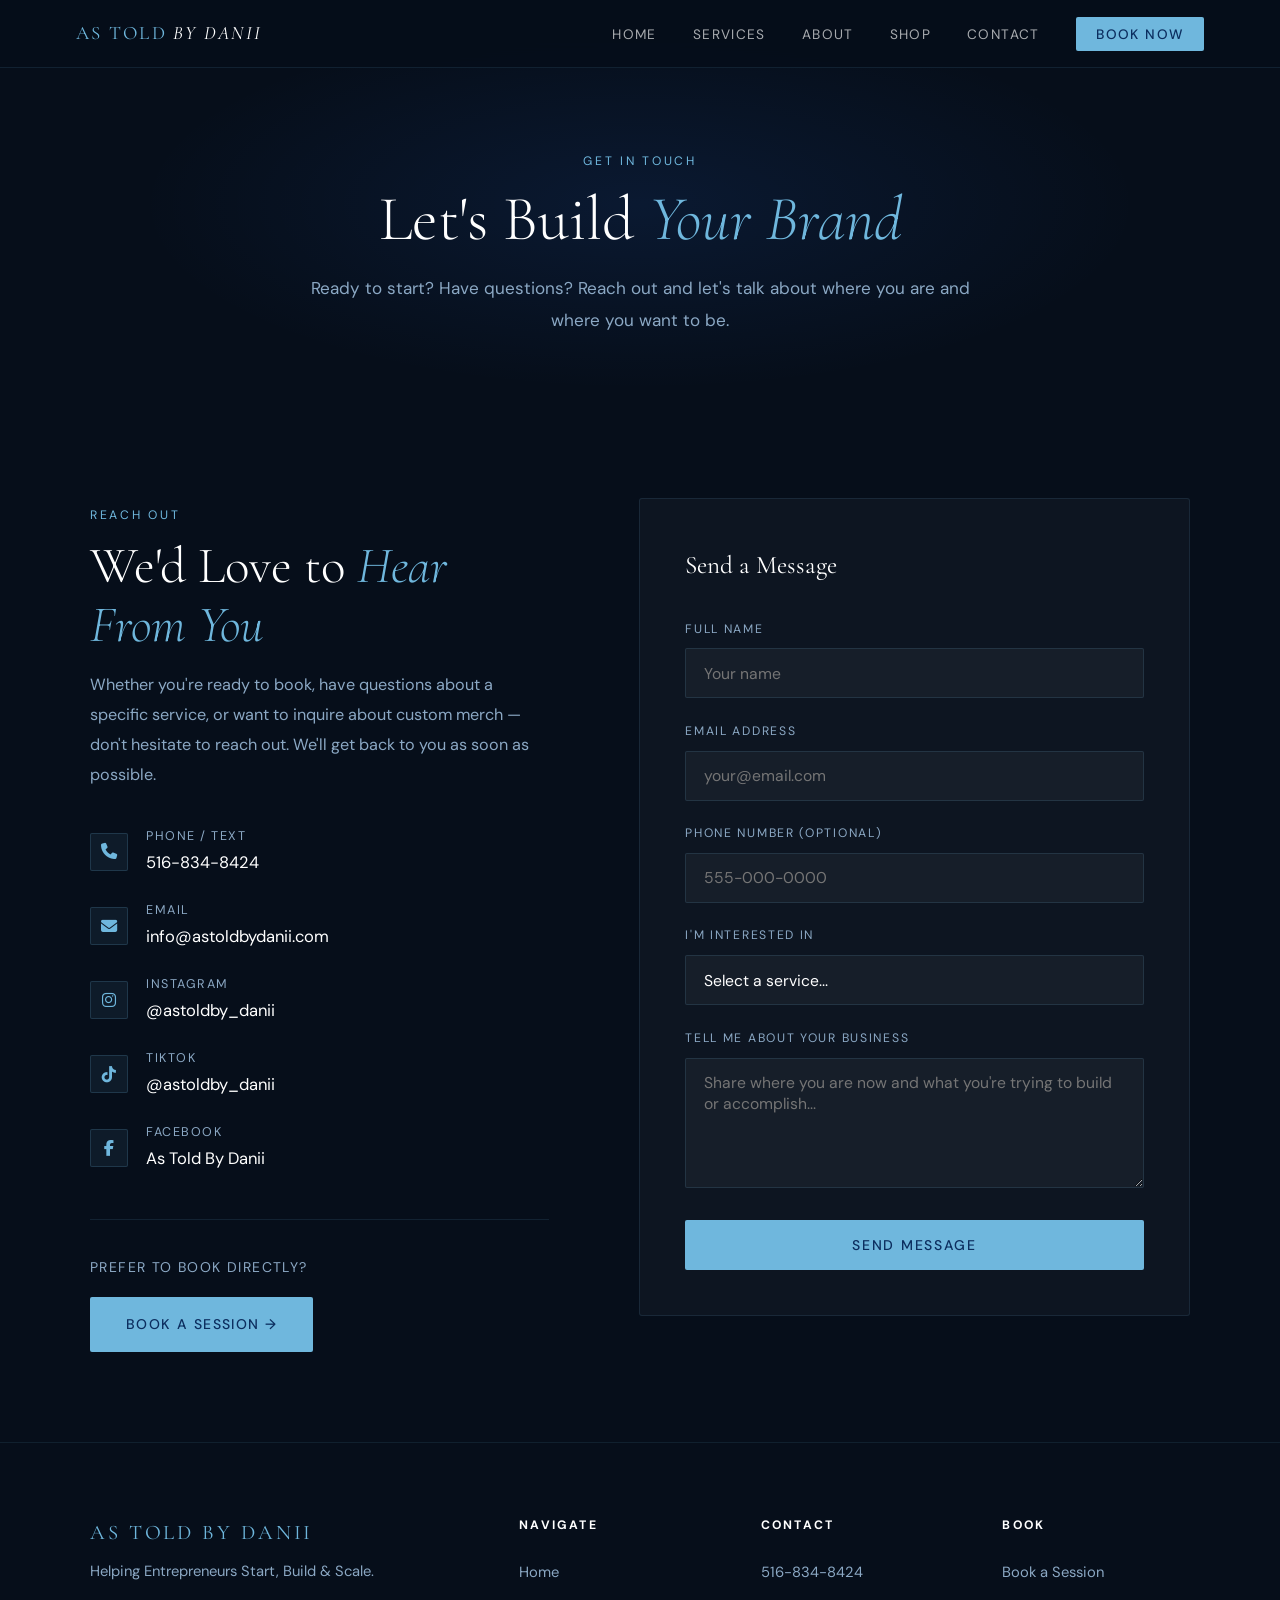
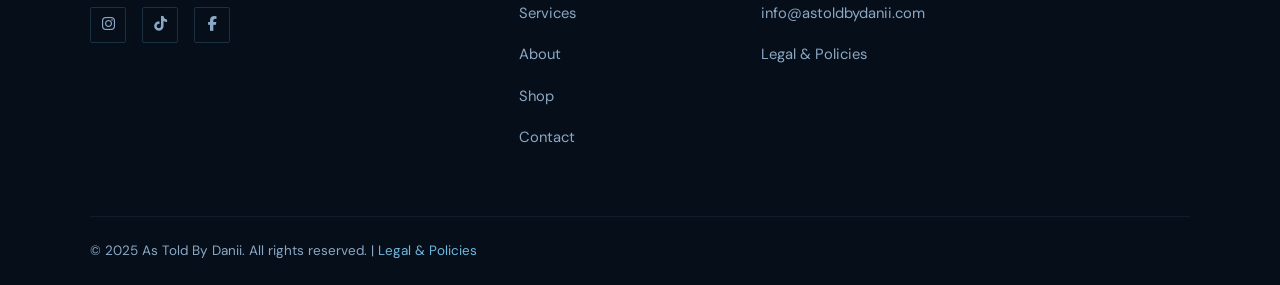
<file: pages/contact.html>
<!DOCTYPE html>
<html lang="en">
<head>
  <meta charset="UTF-8" />
  <meta name="viewport" content="width=device-width, initial-scale=1.0" />
  <meta name="description" content="Contact As Told By Danii — Book a session, inquire about services, or reach out about custom merch." />
  <title>Contact | As Told By Danii</title>
  <link rel="stylesheet" href="../css/style.css" />
  <link href="https://fonts.googleapis.com/css2?family=Cormorant+Garamond:ital,wght@0,300;0,400;0,600;1,300;1,400&family=DM+Sans:wght@300;400;500&display=swap" rel="stylesheet" />
  <link rel="stylesheet" href="https://cdnjs.cloudflare.com/ajax/libs/font-awesome/6.5.0/css/all.min.css" />
</head>
<body>

  <nav id="navbar">
    <div class="nav-inner">
      <a href="../index.html" class="nav-logo">As Told <span>By Danii</span></a>
      <button class="hamburger" id="hamburger"><span></span><span></span><span></span></button>
      <ul class="nav-links" id="nav-links">
        <li><a href="../index.html">Home</a></li>
        <li><a href="services.html">Services</a></li>
        <li><a href="about.html">About</a></li>
        <li><a href="merch.html">Shop</a></li>
        <li><a href="contact.html">Contact</a></li>
        <li><a href="https://booking.setmore.com/scheduleappointment/2d133583-90b1-46ec-a737-2a47fb57f255" target="_blank" class="nav-cta">Book Now</a></li>
      </ul>
    </div>
  </nav>

  <!-- PAGE HERO -->
  <div class="page-hero">
    <div class="page-hero-inner">
      <span class="section-tag">Get In Touch</span>
      <h1>Let's Build <em>Your Brand</em></h1>
      <p>Ready to start? Have questions? Reach out and let's talk about where you are and where you want to be.</p>
    </div>
  </div>

  <!-- CONTACT SECTION -->
  <section class="section-dark">
    <div class="section-inner">
      <div class="contact-grid">
        <div>
          <span class="section-tag">Reach Out</span>
          <h2 class="section-title" style="color:#fff;">We'd Love to <em>Hear From You</em></h2>
          <p style="color:var(--text-muted);font-size:0.9rem;line-height:1.85;margin-bottom:0.5rem;">Whether you're ready to book, have questions about a specific service, or want to inquire about custom merch — don't hesitate to reach out. We'll get back to you as soon as possible.</p>

          <div class="contact-info-block">
            <div class="contact-item">
              <div class="contact-icon"><i class="fas fa-phone"></i></div>
              <div>
                <div style="font-size:0.7rem;letter-spacing:0.12em;text-transform:uppercase;color:var(--text-muted);margin-bottom:2px;">Phone / Text</div>
                <a href="tel:5168348424" style="color:var(--white);font-size:0.92rem;">516-834-8424</a>
              </div>
            </div>
            <div class="contact-item">
              <div class="contact-icon"><i class="fas fa-envelope"></i></div>
              <div>
                <div style="font-size:0.7rem;letter-spacing:0.12em;text-transform:uppercase;color:var(--text-muted);margin-bottom:2px;">Email</div>
                <a href="mailto:info@astoldbydanii.com" style="color:var(--white);font-size:0.92rem;">info@astoldbydanii.com</a>
              </div>
            </div>
            <div class="contact-item">
              <div class="contact-icon"><i class="fab fa-instagram"></i></div>
              <div>
                <div style="font-size:0.7rem;letter-spacing:0.12em;text-transform:uppercase;color:var(--text-muted);margin-bottom:2px;">Instagram</div>
                <a href="https://www.instagram.com/astoldby_danii" target="_blank" style="color:var(--white);font-size:0.92rem;">@astoldby_danii</a>
              </div>
            </div>
            <div class="contact-item">
              <div class="contact-icon"><i class="fab fa-tiktok"></i></div>
              <div>
                <div style="font-size:0.7rem;letter-spacing:0.12em;text-transform:uppercase;color:var(--text-muted);margin-bottom:2px;">TikTok</div>
                <a href="https://www.tiktok.com/@astoldby_danii" target="_blank" style="color:var(--white);font-size:0.92rem;">@astoldby_danii</a>
              </div>
            </div>
            <div class="contact-item">
              <div class="contact-icon"><i class="fab fa-facebook-f"></i></div>
              <div>
                <div style="font-size:0.7rem;letter-spacing:0.12em;text-transform:uppercase;color:var(--text-muted);margin-bottom:2px;">Facebook</div>
                <a href="https://www.facebook.com/AsToldByDanii" target="_blank" style="color:var(--white);font-size:0.92rem;">As Told By Danii</a>
              </div>
            </div>
          </div>

          <div style="margin-top:2.5rem;padding-top:2rem;border-top:1px solid rgba(111,183,221,0.12);">
            <p style="font-size:0.78rem;letter-spacing:0.1em;text-transform:uppercase;color:var(--text-muted);margin-bottom:1rem;">Prefer to book directly?</p>
            <a href="https://booking.setmore.com/scheduleappointment/2d133583-90b1-46ec-a737-2a47fb57f255" target="_blank" class="btn-primary">Book a Session →</a>
          </div>
        </div>

        <div class="contact-form-box">
          <h3 style="font-family:'Cormorant Garamond',serif;font-size:1.4rem;font-weight:400;color:#fff;margin-bottom:1.75rem;">Send a Message</h3>
          <form id="contact-form">
            <div class="form-group">
              <label>Full Name</label>
              <input type="text" placeholder="Your name" required />
            </div>
            <div class="form-group">
              <label>Email Address</label>
              <input type="email" placeholder="your@email.com" required />
            </div>
            <div class="form-group">
              <label>Phone Number (optional)</label>
              <input type="tel" placeholder="555-000-0000" />
            </div>
            <div class="form-group">
              <label>I'm Interested In</label>
              <select required>
                <option value="">Select a service...</option>
                <option>Launch Foundation — Start</option>
                <option>Brand &amp; Digital Presence — Build</option>
                <option>Growth &amp; Strategy — Scale</option>
                <option>AI Coaching &amp; Tutoring</option>
                <option>Custom Branded Merch</option>
                <option>General Inquiry</option>
                <option>Just exploring — let's chat</option>
              </select>
            </div>
            <div class="form-group">
              <label>Tell Me About Your Business</label>
              <textarea placeholder="Share where you are now and what you're trying to build or accomplish..." required></textarea>
            </div>
            <button type="submit" class="form-submit">Send Message</button>
          </form>
        </div>
      </div>
    </div>
  </section>

  <footer>
    <div class="footer-inner">
      <div class="footer-brand">
        <div class="footer-logo">As Told By Danii</div>
        <p>Helping Entrepreneurs Start, Build &amp; Scale.</p>
        <div class="social-links">
          <a href="https://www.instagram.com/astoldby_danii" target="_blank"><i class="fab fa-instagram"></i></a>
          <a href="https://www.tiktok.com/@astoldby_danii" target="_blank"><i class="fab fa-tiktok"></i></a>
          <a href="https://www.facebook.com/AsToldByDanii" target="_blank"><i class="fab fa-facebook-f"></i></a>
        </div>
      </div>
      <div class="footer-links"><h4>Navigate</h4><ul><li><a href="../index.html">Home</a></li><li><a href="services.html">Services</a></li><li><a href="about.html">About</a></li><li><a href="merch.html">Shop</a></li><li><a href="contact.html">Contact</a></li></ul></div>
      <div class="footer-links"><h4>Contact</h4><ul><li><a href="tel:5168348424">516-834-8424</a></li><li><a href="mailto:info@astoldbydanii.com">info@astoldbydanii.com</a></li><li><a href="legal.html">Legal &amp; Policies</a></li></ul></div>
      <div class="footer-links"><h4>Book</h4><ul><li><a href="https://booking.setmore.com/scheduleappointment/2d133583-90b1-46ec-a737-2a47fb57f255" target="_blank">Book a Session</a></li></ul></div>
    </div>
    <div class="footer-bottom"><p>© 2025 As Told By Danii. All rights reserved. | <a href="legal.html">Legal &amp; Policies</a></p></div>
  </footer>
  <script src="../js/main.js"></script>
</body>
</html>
</file>
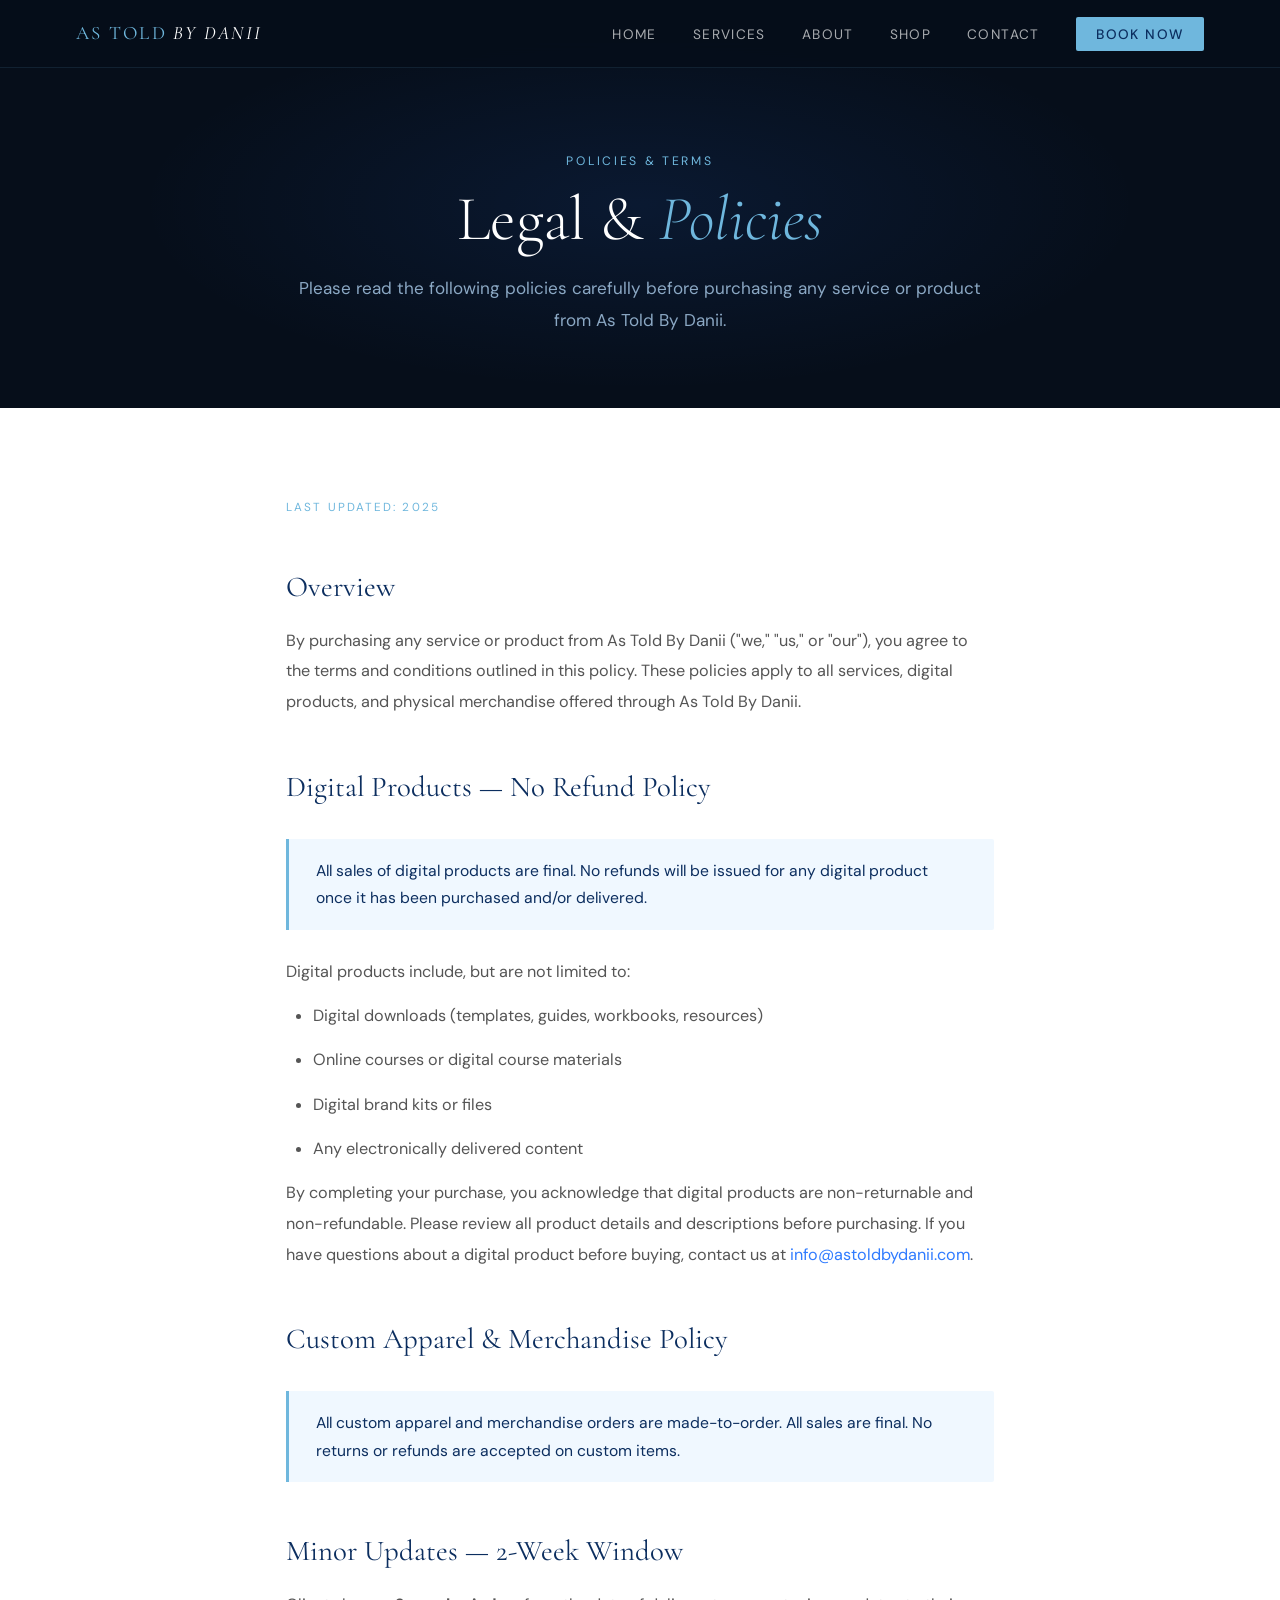
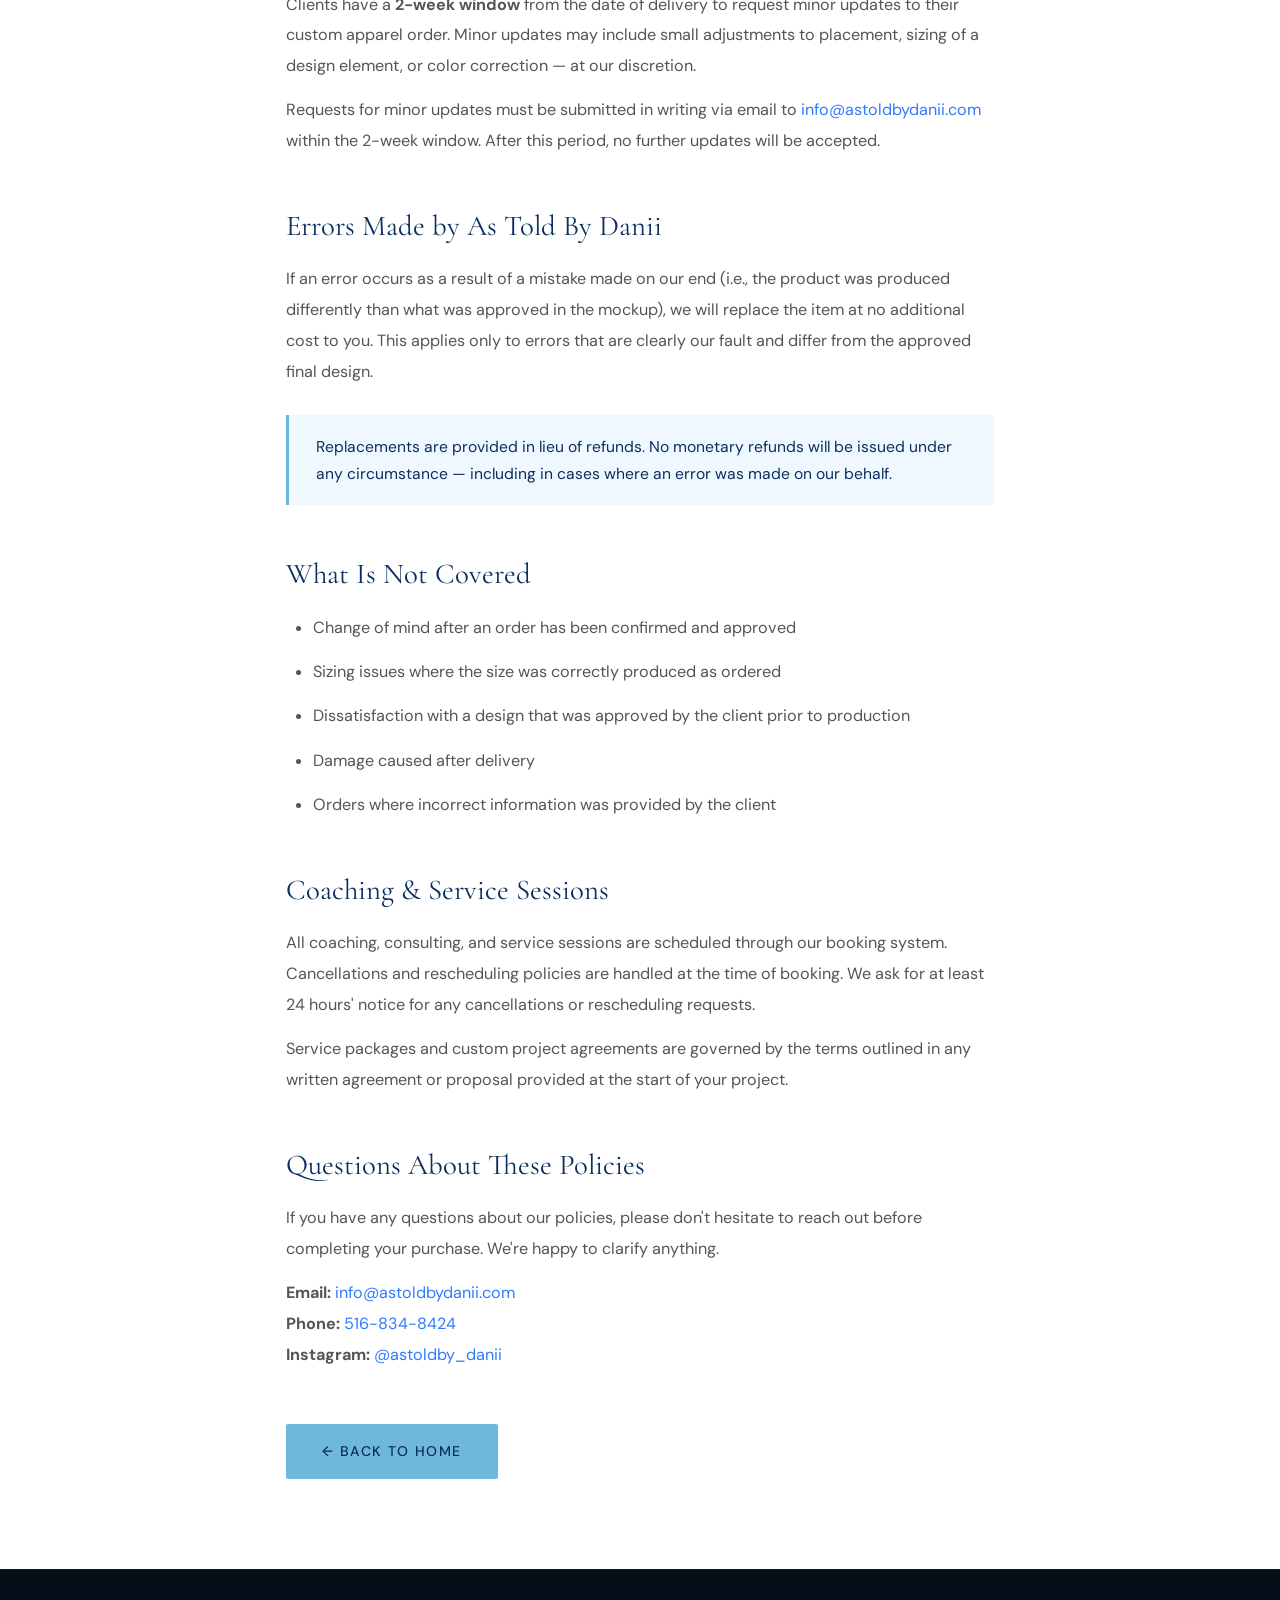
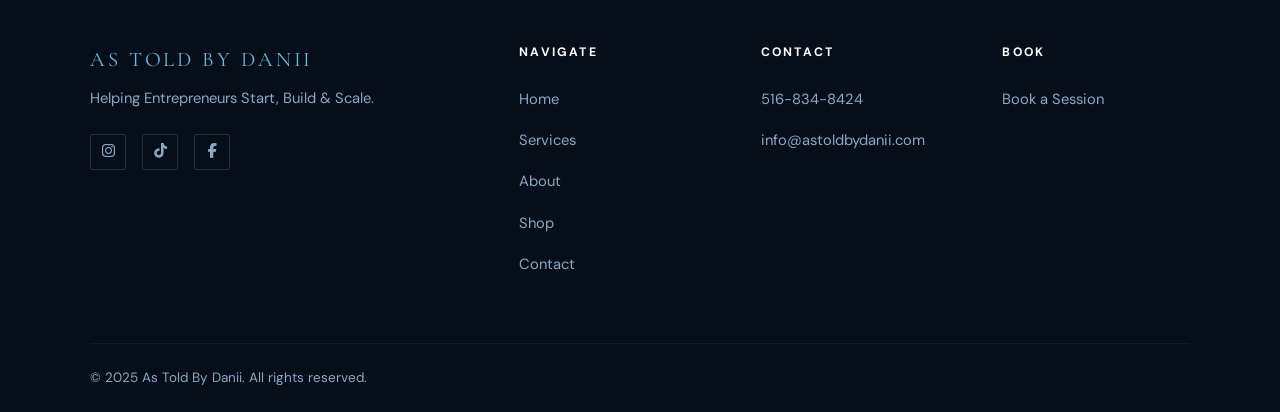
<file: pages/legal.html>
<!DOCTYPE html>
<html lang="en">
<head>
  <meta charset="UTF-8" />
  <meta name="viewport" content="width=device-width, initial-scale=1.0" />
  <meta name="description" content="As Told By Danii — Legal Policies, Terms of Service, and Refund Policy." />
  <title>Legal & Policies | As Told By Danii</title>
  <link rel="stylesheet" href="../css/style.css" />
  <link href="https://fonts.googleapis.com/css2?family=Cormorant+Garamond:ital,wght@0,300;0,400;0,600;1,300;1,400&family=DM+Sans:wght@300;400;500&display=swap" rel="stylesheet" />
  <link rel="stylesheet" href="https://cdnjs.cloudflare.com/ajax/libs/font-awesome/6.5.0/css/all.min.css" />
</head>
<body>

  <nav id="navbar">
    <div class="nav-inner">
      <a href="../index.html" class="nav-logo">As Told <span>By Danii</span></a>
      <button class="hamburger" id="hamburger"><span></span><span></span><span></span></button>
      <ul class="nav-links" id="nav-links">
        <li><a href="../index.html">Home</a></li>
        <li><a href="services.html">Services</a></li>
        <li><a href="about.html">About</a></li>
        <li><a href="merch.html">Shop</a></li>
        <li><a href="contact.html">Contact</a></li>
        <li><a href="https://booking.setmore.com/scheduleappointment/2d133583-90b1-46ec-a737-2a47fb57f255" target="_blank" class="nav-cta">Book Now</a></li>
      </ul>
    </div>
  </nav>

  <!-- PAGE HERO -->
  <div class="page-hero">
    <div class="page-hero-inner">
      <span class="section-tag">Policies &amp; Terms</span>
      <h1>Legal &amp; <em>Policies</em></h1>
      <p>Please read the following policies carefully before purchasing any service or product from As Told By Danii.</p>
    </div>
  </div>

  <!-- LEGAL CONTENT -->
  <div class="legal-content">
    <span class="legal-tag">Last Updated: 2025</span>

    <h2>Overview</h2>
    <p>By purchasing any service or product from As Told By Danii ("we," "us," or "our"), you agree to the terms and conditions outlined in this policy. These policies apply to all services, digital products, and physical merchandise offered through As Told By Danii.</p>

    <!-- DIGITAL PRODUCTS -->
    <h2>Digital Products — No Refund Policy</h2>
    <div class="legal-highlight">
      All sales of digital products are final. No refunds will be issued for any digital product once it has been purchased and/or delivered.
    </div>
    <p>Digital products include, but are not limited to:</p>
    <ul>
      <li>Digital downloads (templates, guides, workbooks, resources)</li>
      <li>Online courses or digital course materials</li>
      <li>Digital brand kits or files</li>
      <li>Any electronically delivered content</li>
    </ul>
    <p>By completing your purchase, you acknowledge that digital products are non-returnable and non-refundable. Please review all product details and descriptions before purchasing. If you have questions about a digital product before buying, contact us at <a href="mailto:info@astoldbydanii.com" style="color:var(--accent);">info@astoldbydanii.com</a>.</p>

    <!-- CUSTOM APPAREL -->
    <h2>Custom Apparel &amp; Merchandise Policy</h2>
    <div class="legal-highlight">
      All custom apparel and merchandise orders are made-to-order. All sales are final. No returns or refunds are accepted on custom items.
    </div>

    <h2>Minor Updates — 2-Week Window</h2>
    <p>Clients have a <strong>2-week window</strong> from the date of delivery to request minor updates to their custom apparel order. Minor updates may include small adjustments to placement, sizing of a design element, or color correction — at our discretion.</p>
    <p>Requests for minor updates must be submitted in writing via email to <a href="mailto:info@astoldbydanii.com" style="color:var(--accent);">info@astoldbydanii.com</a> within the 2-week window. After this period, no further updates will be accepted.</p>

    <h2>Errors Made by As Told By Danii</h2>
    <p>If an error occurs as a result of a mistake made on our end (i.e., the product was produced differently than what was approved in the mockup), we will replace the item at no additional cost to you. This applies only to errors that are clearly our fault and differ from the approved final design.</p>
    <div class="legal-highlight">
      Replacements are provided in lieu of refunds. No monetary refunds will be issued under any circumstance — including in cases where an error was made on our behalf.
    </div>

    <h2>What Is Not Covered</h2>
    <ul>
      <li>Change of mind after an order has been confirmed and approved</li>
      <li>Sizing issues where the size was correctly produced as ordered</li>
      <li>Dissatisfaction with a design that was approved by the client prior to production</li>
      <li>Damage caused after delivery</li>
      <li>Orders where incorrect information was provided by the client</li>
    </ul>

    <!-- SERVICES -->
    <h2>Coaching &amp; Service Sessions</h2>
    <p>All coaching, consulting, and service sessions are scheduled through our booking system. Cancellations and rescheduling policies are handled at the time of booking. We ask for at least 24 hours' notice for any cancellations or rescheduling requests.</p>
    <p>Service packages and custom project agreements are governed by the terms outlined in any written agreement or proposal provided at the start of your project.</p>

    <!-- CONTACT -->
    <h2>Questions About These Policies</h2>
    <p>If you have any questions about our policies, please don't hesitate to reach out before completing your purchase. We're happy to clarify anything.</p>
    <p>
      <strong>Email:</strong> <a href="mailto:info@astoldbydanii.com" style="color:var(--accent);">info@astoldbydanii.com</a><br />
      <strong>Phone:</strong> <a href="tel:5168348424" style="color:var(--accent);">516-834-8424</a><br />
      <strong>Instagram:</strong> <a href="https://www.instagram.com/astoldby_danii" target="_blank" style="color:var(--accent);">@astoldby_danii</a>
    </p>

    <div style="margin-top:3rem;">
      <a href="../index.html" class="btn-primary">← Back to Home</a>
    </div>
  </div>

  <footer>
    <div class="footer-inner">
      <div class="footer-brand">
        <div class="footer-logo">As Told By Danii</div>
        <p>Helping Entrepreneurs Start, Build &amp; Scale.</p>
        <div class="social-links">
          <a href="https://www.instagram.com/astoldby_danii" target="_blank"><i class="fab fa-instagram"></i></a>
          <a href="https://www.tiktok.com/@astoldby_danii" target="_blank"><i class="fab fa-tiktok"></i></a>
          <a href="https://www.facebook.com/AsToldByDanii" target="_blank"><i class="fab fa-facebook-f"></i></a>
        </div>
      </div>
      <div class="footer-links"><h4>Navigate</h4><ul><li><a href="../index.html">Home</a></li><li><a href="services.html">Services</a></li><li><a href="about.html">About</a></li><li><a href="merch.html">Shop</a></li><li><a href="contact.html">Contact</a></li></ul></div>
      <div class="footer-links"><h4>Contact</h4><ul><li><a href="tel:5168348424">516-834-8424</a></li><li><a href="mailto:info@astoldbydanii.com">info@astoldbydanii.com</a></li></ul></div>
      <div class="footer-links"><h4>Book</h4><ul><li><a href="https://booking.setmore.com/scheduleappointment/2d133583-90b1-46ec-a737-2a47fb57f255" target="_blank">Book a Session</a></li></ul></div>
    </div>
    <div class="footer-bottom"><p>© 2025 As Told By Danii. All rights reserved.</p></div>
  </footer>
  <script src="../js/main.js"></script>
</body>
</html>
</file>
<file: css/style.css>
/* =============================================
   AS TOLD BY DANII — Main Stylesheet
   ============================================= */

:root {
  --blue: #6FB7DD;
  --deep-blue: #0C2E5F;
  --accent: #2F7BFF;
  --light-blue: #D9F3FF;
  --white: #FFFFFF;
  --shadow-color: #1A2C44;
  --dark-bg: #060E1A;
  --dark-surface: #0A1628;
  --dark-card: #0f1e33;
  --text-muted: #8BA8C4;
  --text-light: rgba(255,255,255,0.72);
  --body-color: #333;
  --light-bg: #f7fafd;
  --border-light: #e4eef5;
}

*, *::before, *::after { margin: 0; padding: 0; box-sizing: border-box; }
html { scroll-behavior: smooth; font-size: 18px; }

body {
  font-family: 'DM Sans', sans-serif;
  color: var(--body-color);
  background: var(--white);
  overflow-x: hidden;
  line-height: 1.7;
}

img { max-width: 100%; display: block; }
a { text-decoration: none; }
ul { list-style: none; }

/* ---- TYPOGRAPHY ---- */
.section-tag {
  display: inline-block;
  font-size: 0.68rem;
  letter-spacing: 0.22em;
  text-transform: uppercase;
  color: var(--blue);
  margin-bottom: 0.6rem;
}

.section-title {
  font-family: 'Cormorant Garamond', serif;
  font-size: clamp(2rem, 4vw, 2.9rem);
  font-weight: 300;
  line-height: 1.15;
  margin-bottom: 0.85rem;
  color: var(--deep-blue);
}

.section-title em { font-style: italic; color: var(--blue); }

.section-sub {
  font-size: 0.93rem;
  color: #666;
  max-width: 560px;
  margin-bottom: 2.5rem;
  line-height: 1.85;
}

/* ---- BUTTONS ---- */
.btn-primary {
  display: inline-block;
  background: var(--blue);
  color: var(--deep-blue);
  padding: 0.85rem 2rem;
  font-size: 0.78rem;
  font-weight: 500;
  letter-spacing: 0.1em;
  text-transform: uppercase;
  border-radius: 2px;
  transition: all 0.25s ease;
  border: none;
  cursor: pointer;
  font-family: 'DM Sans', sans-serif;
}
.btn-primary:hover { background: var(--light-blue); transform: translateY(-2px); box-shadow: 0 8px 24px rgba(111,183,221,0.3); }

.btn-outline {
  display: inline-block;
  border: 1px solid rgba(111,183,221,0.5);
  color: var(--blue);
  padding: 0.85rem 2rem;
  font-size: 0.78rem;
  font-weight: 400;
  letter-spacing: 0.1em;
  text-transform: uppercase;
  border-radius: 2px;
  transition: all 0.25s ease;
}
.btn-outline:hover { border-color: var(--blue); background: rgba(111,183,221,0.08); }

.btn-dark {
  display: inline-block;
  background: var(--deep-blue);
  color: var(--blue);
  padding: 0.75rem 1.6rem;
  font-size: 0.75rem;
  font-weight: 500;
  letter-spacing: 0.1em;
  text-transform: uppercase;
  border-radius: 2px;
  transition: all 0.25s ease;
}
.btn-dark:hover { background: var(--blue); color: var(--deep-blue); }

/* ---- SECTIONS ---- */
.section-light { background: var(--light-bg); padding: 5rem 2rem; }
.section-dark  { background: var(--dark-bg); padding: 5rem 2rem; }
.section-white { background: var(--white); padding: 5rem 2rem; }
.section-inner { max-width: 1100px; margin: 0 auto; }
.section-cta { text-align: center; margin-top: 3rem; }

/* =============================================
   NAVBAR
   ============================================= */
#navbar {
  position: fixed;
  top: 0; left: 0; right: 0;
  z-index: 1000;
  background: rgba(6, 14, 26, 0.97);
  backdrop-filter: blur(14px);
  border-bottom: 1px solid rgba(111,183,221,0.12);
  height: 68px;
}
.nav-inner {
  max-width: 1200px;
  margin: 0 auto;
  padding: 0 2rem;
  height: 100%;
  display: flex;
  align-items: center;
  justify-content: space-between;
}
.nav-logo {
  font-family: 'Cormorant Garamond', serif;
  font-size: 1.05rem;
  letter-spacing: 0.12em;
  text-transform: uppercase;
  color: var(--blue);
}
.nav-logo span { color: var(--white); font-style: italic; }

.nav-links {
  display: flex;
  align-items: center;
  gap: 2rem;
}
.nav-links a {
  color: rgba(255,255,255,0.65);
  font-size: 0.76rem;
  letter-spacing: 0.1em;
  text-transform: uppercase;
  transition: color 0.2s;
}
.nav-links a:hover { color: var(--blue); }
.nav-links .nav-cta {
  background: var(--blue);
  color: var(--deep-blue);
  padding: 0.45rem 1.15rem;
  border-radius: 2px;
  font-weight: 500;
}
.nav-links .nav-cta:hover { background: var(--light-blue); color: var(--deep-blue); }

.hamburger {
  display: none;
  flex-direction: column;
  gap: 5px;
  background: none;
  border: none;
  cursor: pointer;
  padding: 4px;
}
.hamburger span {
  display: block;
  width: 24px;
  height: 2px;
  background: var(--blue);
  transition: all 0.3s;
}

/* =============================================
   HERO
   ============================================= */
#hero {
  min-height: 100vh;
  background: var(--dark-bg);
  position: relative;
  display: flex;
  align-items: center;
  padding-top: 68px;
  overflow: hidden;
}
.hero-bg-overlay {
  position: absolute;
  inset: 0;
  background:
    radial-gradient(ellipse 55% 55% at 75% 50%, rgba(47,123,255,0.13) 0%, transparent 60%),
    radial-gradient(ellipse 35% 50% at 15% 75%, rgba(111,183,221,0.07) 0%, transparent 55%);
  pointer-events: none;
}
.hero-inner {
  max-width: 1100px;
  margin: 0 auto;
  padding: 4rem 2rem;
  display: grid;
  grid-template-columns: 1.1fr 0.9fr;
  gap: 4rem;
  align-items: center;
  position: relative;
  z-index: 2;
  width: 100%;
}
.hero-tag {
  display: inline-block;
  font-size: 0.68rem;
  letter-spacing: 0.2em;
  text-transform: uppercase;
  color: var(--blue);
  border: 1px solid rgba(111,183,221,0.25);
  padding: 0.4rem 0.9rem;
  border-radius: 1px;
  margin-bottom: 1.5rem;
}
.hero-title {
  font-family: 'Cormorant Garamond', serif;
  font-size: clamp(2.6rem, 5vw, 4rem);
  font-weight: 300;
  color: var(--white);
  line-height: 1.1;
  margin-bottom: 1.5rem;
}
.hero-title em { color: var(--blue); font-style: italic; }
.hero-subtitle {
  color: var(--text-muted);
  font-size: 0.95rem;
  line-height: 1.85;
  max-width: 440px;
  margin-bottom: 2.5rem;
}
.hero-btns { display: flex; gap: 1rem; flex-wrap: wrap; }

.hero-image-wrap { display: flex; justify-content: center; }
.hero-frame {
  position: relative;
  width: 360px;
  height: 430px;
}
.hero-frame::before {
  content: '';
  position: absolute;
  top: -12px; right: -12px;
  width: 100%; height: 100%;
  border: 1px solid rgba(111,183,221,0.22);
  border-radius: 2px;
  z-index: 0;
}
.hero-frame img {
  width: 100%; height: 100%;
  object-fit: cover;
  object-position: top center;
  border-radius: 2px;
  position: relative;
  z-index: 1;
}
.hero-badge {
  position: absolute;
  bottom: -18px; left: -20px;
  background: var(--dark-card);
  border: 1px solid rgba(111,183,221,0.18);
  padding: 0.9rem 1.3rem;
  border-radius: 2px;
  z-index: 2;
}
.badge-num {
  font-family: 'Cormorant Garamond', serif;
  font-size: 1.8rem;
  font-weight: 600;
  color: var(--blue);
  display: block;
  line-height: 1;
}
.badge-label {
  font-size: 0.62rem;
  letter-spacing: 0.1em;
  text-transform: uppercase;
  color: var(--text-muted);
  display: block;
  margin-top: 3px;
}

/* =============================================
   MARQUEE
   ============================================= */
.marquee-strip {
  background: var(--deep-blue);
  padding: 0.85rem 0;
  overflow: hidden;
  white-space: nowrap;
  border-top: 1px solid rgba(111,183,221,0.15);
  border-bottom: 1px solid rgba(111,183,221,0.15);
}
.marquee-track {
  display: inline-block;
  animation: marquee 22s linear infinite;
}
.marquee-track span {
  font-size: 0.72rem;
  letter-spacing: 0.18em;
  text-transform: uppercase;
  color: rgba(255,255,255,0.75);
  padding: 0 1.5rem;
}
.marquee-track .dot { color: var(--blue); padding: 0 0.25rem; }
@keyframes marquee { 0% { transform: translateX(0); } 100% { transform: translateX(-50%); } }

/* =============================================
   SERVICE CARDS
   ============================================= */
.cards-grid {
  display: grid;
  grid-template-columns: repeat(auto-fit, minmax(240px, 1fr));
  gap: 1.5rem;
}
.service-card {
  background: var(--white);
  border: 1px solid var(--border-light);
  border-radius: 3px;
  padding: 2rem 1.75rem;
  transition: all 0.3s ease;
  position: relative;
  overflow: hidden;
}
.service-card::after {
  content: '';
  position: absolute;
  bottom: 0; left: 0; right: 0;
  height: 2px;
  background: var(--blue);
  transform: scaleX(0);
  transform-origin: left;
  transition: transform 0.3s ease;
}
.service-card:hover { transform: translateY(-4px); box-shadow: 0 14px 42px rgba(12,46,95,0.09); }
.service-card:hover::after { transform: scaleX(1); }
.service-card.featured {
  border-color: rgba(111,183,221,0.35);
  background: linear-gradient(135deg, #f0f8ff 0%, #ffffff 100%);
}
.service-icon { font-size: 1.6rem; margin-bottom: 1rem; }
.service-phase {
  font-size: 0.62rem;
  letter-spacing: 0.18em;
  text-transform: uppercase;
  color: var(--blue);
  margin-bottom: 0.4rem;
}
.service-card h3 {
  font-family: 'Cormorant Garamond', serif;
  font-size: 1.3rem;
  font-weight: 400;
  color: var(--deep-blue);
  margin-bottom: 0.65rem;
}
.service-card p { font-size: 0.85rem; color: #666; line-height: 1.75; }
.service-list { list-style: none; margin-top: 1rem; }
.service-list li {
  font-size: 0.82rem;
  color: #555;
  padding: 0.28rem 0;
  display: flex;
  align-items: center;
  gap: 0.6rem;
}
.service-list li::before {
  content: '';
  width: 5px; height: 5px;
  background: var(--blue);
  border-radius: 50%;
  flex-shrink: 0;
}
.card-link {
  display: inline-block;
  margin-top: 1.25rem;
  font-size: 0.78rem;
  letter-spacing: 0.08em;
  color: var(--accent);
  font-weight: 500;
  transition: gap 0.2s;
}
.card-link:hover { color: var(--deep-blue); }

/* =============================================
   ABOUT PREVIEW
   ============================================= */
.about-grid {
  display: grid;
  grid-template-columns: 1fr 1.3fr;
  gap: 5rem;
  align-items: center;
}
.about-img-wrap {
  position: relative;
}
.about-stock {
  width: 100%;
  height: 480px;
  object-fit: cover;
  border-radius: 3px;
}
.about-img-wrap::after {
  content: '';
  position: absolute;
  top: 16px; left: 16px; right: -16px; bottom: -16px;
  border: 1px solid rgba(111,183,221,0.18);
  border-radius: 3px;
  z-index: -1;
}
.about-text .section-title { color: var(--white); }
.about-body {
  color: var(--text-light);
  font-size: 0.92rem;
  line-height: 1.9;
  margin-bottom: 1rem;
}

/* =============================================
   TESTIMONIALS
   ============================================= */
.testimonials-grid {
  display: grid;
  grid-template-columns: repeat(auto-fit, minmax(290px, 1fr));
  gap: 1.5rem;
}
.testimonial-card {
  background: var(--white);
  border: 1px solid var(--border-light);
  border-left: 3px solid var(--blue);
  border-radius: 2px;
  padding: 2rem;
}
.t-service-label {
  font-size: 0.65rem;
  letter-spacing: 0.18em;
  text-transform: uppercase;
  color: var(--blue);
  margin-bottom: 1rem;
}
.t-quote {
  font-family: 'Cormorant Garamond', serif;
  font-size: 1.05rem;
  font-style: italic;
  color: var(--deep-blue);
  line-height: 1.75;
  margin-bottom: 1.25rem;
}
.t-author {
  font-size: 0.75rem;
  letter-spacing: 0.1em;
  text-transform: uppercase;
  color: var(--text-muted);
}

/* =============================================
   CTA BANNER
   ============================================= */
.cta-inner {
  display: flex;
  align-items: center;
  justify-content: space-between;
  gap: 2rem;
  flex-wrap: wrap;
}
.cta-title {
  font-family: 'Cormorant Garamond', serif;
  font-size: clamp(1.6rem, 3vw, 2.2rem);
  font-weight: 300;
  color: var(--white);
  margin-bottom: 0.5rem;
}
.cta-title em { color: var(--blue); font-style: italic; }
.cta-sub { color: var(--text-muted); font-size: 0.9rem; }

/* =============================================
   FOOTER
   ============================================= */
footer {
  background: var(--dark-bg);
  border-top: 1px solid rgba(111,183,221,0.1);
  padding: 4rem 2rem 0;
}
.footer-inner {
  max-width: 1100px;
  margin: 0 auto;
  display: grid;
  grid-template-columns: 2fr 1fr 1fr 1fr;
  gap: 3rem;
  padding-bottom: 3rem;
}
.footer-logo {
  font-family: 'Cormorant Garamond', serif;
  font-size: 1.15rem;
  letter-spacing: 0.14em;
  text-transform: uppercase;
  color: var(--blue);
  margin-bottom: 0.5rem;
}
.footer-brand p { font-size: 0.82rem; color: var(--text-muted); margin-bottom: 1.25rem; }
.social-links { display: flex; gap: 0.9rem; }
.social-links a {
  width: 36px; height: 36px;
  border: 1px solid rgba(111,183,221,0.2);
  border-radius: 2px;
  display: flex; align-items: center; justify-content: center;
  color: var(--text-muted);
  font-size: 0.82rem;
  transition: all 0.2s;
}
.social-links a:hover { border-color: var(--blue); color: var(--blue); }
.footer-links h4 {
  font-size: 0.68rem;
  letter-spacing: 0.18em;
  text-transform: uppercase;
  color: var(--white);
  margin-bottom: 1.1rem;
}
.footer-links ul li { margin-bottom: 0.6rem; }
.footer-links ul li a { font-size: 0.82rem; color: var(--text-muted); transition: color 0.2s; }
.footer-links ul li a:hover { color: var(--blue); }
.footer-bottom {
  max-width: 1100px;
  margin: 0 auto;
  padding: 1.25rem 0;
  border-top: 1px solid rgba(111,183,221,0.08);
  font-size: 0.75rem;
  color: var(--text-muted);
}
.footer-bottom a { color: var(--blue); }

/* =============================================
   PAGE HERO (inner pages)
   ============================================= */
.page-hero {
  background: var(--dark-bg);
  padding: 8rem 2rem 4rem;
  text-align: center;
  position: relative;
  overflow: hidden;
}
.page-hero::before {
  content: '';
  position: absolute;
  inset: 0;
  background: radial-gradient(ellipse 60% 70% at 50% 50%, rgba(47,123,255,0.1) 0%, transparent 65%);
}
.page-hero-inner { position: relative; z-index: 2; max-width: 700px; margin: 0 auto; }
.page-hero h1 {
  font-family: 'Cormorant Garamond', serif;
  font-size: clamp(2.4rem, 5vw, 3.5rem);
  font-weight: 300;
  color: var(--white);
  line-height: 1.15;
  margin-bottom: 1rem;
}
.page-hero h1 em { color: var(--blue); font-style: italic; }
.page-hero p { color: var(--text-muted); font-size: 0.95rem; line-height: 1.85; }

/* =============================================
   SERVICES PAGE
   ============================================= */
.services-full-grid {
  display: grid;
  grid-template-columns: repeat(auto-fit, minmax(300px, 1fr));
  gap: 1.75rem;
}
.service-full-card {
  background: var(--white);
  border: 1px solid var(--border-light);
  border-radius: 3px;
  padding: 2.25rem 2rem;
  transition: all 0.3s;
  position: relative;
  overflow: hidden;
}
.service-full-card::after {
  content: '';
  position: absolute;
  bottom: 0; left: 0; right: 0;
  height: 2px;
  background: var(--blue);
  transform: scaleX(0);
  transition: transform 0.35s;
}
.service-full-card:hover { transform: translateY(-3px); box-shadow: 0 12px 40px rgba(12,46,95,0.09); }
.service-full-card:hover::after { transform: scaleX(1); }
.inquire-note {
  display: inline-block;
  margin-top: 1.25rem;
  font-size: 0.72rem;
  letter-spacing: 0.12em;
  text-transform: uppercase;
  color: var(--text-muted);
  border: 1px solid var(--border-light);
  padding: 0.35rem 0.9rem;
  border-radius: 1px;
}

/* =============================================
   ABOUT PAGE
   ============================================= */
.about-full-grid {
  display: grid;
  grid-template-columns: 0.9fr 1.1fr;
  gap: 5rem;
  align-items: start;
}
.about-full-img {
  width: 100%;
  border-radius: 3px;
  position: sticky;
  top: 90px;
}
.about-full-text .section-title { margin-bottom: 1.5rem; }
.about-full-text p {
  font-size: 0.93rem;
  line-height: 1.9;
  color: #555;
  margin-bottom: 1.25rem;
}
.about-stats-row {
  display: flex;
  gap: 2.5rem;
  border-top: 1px solid var(--border-light);
  border-bottom: 1px solid var(--border-light);
  padding: 1.75rem 0;
  margin: 2rem 0;
}
.stat-block span:first-child {
  font-family: 'Cormorant Garamond', serif;
  font-size: 2.2rem;
  font-weight: 300;
  color: var(--blue);
  display: block;
  line-height: 1;
}
.stat-block span:last-child {
  font-size: 0.68rem;
  letter-spacing: 0.12em;
  text-transform: uppercase;
  color: var(--text-muted);
}
.about-values { margin: 2rem 0; }
.about-values h3 {
  font-family: 'Cormorant Garamond', serif;
  font-size: 1.3rem;
  font-weight: 400;
  color: var(--deep-blue);
  margin-bottom: 1rem;
}
.values-list { list-style: none; }
.values-list li {
  display: flex;
  align-items: flex-start;
  gap: 0.75rem;
  margin-bottom: 0.75rem;
  font-size: 0.88rem;
  color: #555;
  line-height: 1.6;
}
.values-list li::before {
  content: '✦';
  color: var(--blue);
  font-size: 0.6rem;
  margin-top: 4px;
  flex-shrink: 0;
}

/* =============================================
   MERCH PAGE
   ============================================= */
.merch-grid {
  display: grid;
  grid-template-columns: repeat(auto-fit, minmax(240px, 1fr));
  gap: 1.75rem;
}
.merch-card {
  background: var(--white);
  border: 1px solid var(--border-light);
  border-radius: 3px;
  overflow: hidden;
  transition: all 0.3s;
}
.merch-card:hover { transform: translateY(-4px); box-shadow: 0 14px 44px rgba(12,46,95,0.1); }
.merch-img-wrap {
  width: 100%;
  height: 240px;
  overflow: hidden;
  position: relative;
}
.merch-img-wrap img {
  width: 100%; height: 100%;
  object-fit: cover;
  transition: transform 0.4s ease;
}
.merch-card:hover .merch-img-wrap img { transform: scale(1.04); }
.merch-overlay {
  position: absolute;
  inset: 0;
  background: linear-gradient(to top, rgba(6,14,26,0.55) 0%, transparent 50%);
}
.merch-info { padding: 1.4rem; }
.merch-info h4 {
  font-family: 'Cormorant Garamond', serif;
  font-size: 1.2rem;
  font-weight: 400;
  color: var(--deep-blue);
  margin-bottom: 0.35rem;
}
.merch-info p { font-size: 0.82rem; color: #777; margin-bottom: 1.1rem; }
.merch-inquire {
  display: block;
  text-align: center;
  background: var(--deep-blue);
  color: var(--blue);
  padding: 0.65rem;
  font-size: 0.72rem;
  letter-spacing: 0.12em;
  text-transform: uppercase;
  border-radius: 1px;
  transition: all 0.22s;
}
.merch-inquire:hover { background: var(--blue); color: var(--deep-blue); }
.merch-note {
  background: rgba(111,183,221,0.08);
  border: 1px solid rgba(111,183,221,0.2);
  border-radius: 3px;
  padding: 1.5rem 2rem;
  margin-top: 3rem;
  font-size: 0.88rem;
  color: var(--deep-blue);
  line-height: 1.75;
}
.merch-note strong { color: var(--deep-blue); font-weight: 500; }

/* =============================================
   CONTACT PAGE
   ============================================= */
.contact-grid {
  display: grid;
  grid-template-columns: 1fr 1.2fr;
  gap: 5rem;
  align-items: start;
}
.contact-info-block { margin-top: 2rem; }
.contact-item {
  display: flex;
  align-items: center;
  gap: 1rem;
  margin-bottom: 1.25rem;
  color: var(--text-light);
  font-size: 0.88rem;
}
.contact-icon {
  width: 38px; height: 38px;
  background: rgba(111,183,221,0.08);
  border: 1px solid rgba(111,183,221,0.18);
  border-radius: 2px;
  display: flex; align-items: center; justify-content: center;
  color: var(--blue);
  font-size: 0.9rem;
  flex-shrink: 0;
}
.contact-form-box {
  background: rgba(255,255,255,0.03);
  border: 1px solid rgba(111,183,221,0.12);
  border-radius: 3px;
  padding: 2.5rem;
}
.form-group { margin-bottom: 1.25rem; }
.form-group label {
  display: block;
  font-size: 0.68rem;
  letter-spacing: 0.14em;
  text-transform: uppercase;
  color: var(--text-muted);
  margin-bottom: 0.5rem;
}
.form-group input,
.form-group textarea,
.form-group select {
  width: 100%;
  background: rgba(255,255,255,0.04);
  border: 1px solid rgba(111,183,221,0.14);
  color: var(--white);
  padding: 0.75rem 1rem;
  font-family: 'DM Sans', sans-serif;
  font-size: 0.87rem;
  border-radius: 2px;
  outline: none;
  transition: border-color 0.2s;
  appearance: none;
}
.form-group input:focus,
.form-group textarea:focus,
.form-group select:focus { border-color: var(--blue); }
.form-group textarea { height: 130px; resize: vertical; }
.form-group select option { background: #0A1628; color: #fff; }
.form-submit {
  width: 100%;
  background: var(--blue);
  color: var(--deep-blue);
  border: none;
  padding: 0.9rem;
  font-family: 'DM Sans', sans-serif;
  font-size: 0.78rem;
  letter-spacing: 0.12em;
  text-transform: uppercase;
  font-weight: 500;
  border-radius: 2px;
  cursor: pointer;
  transition: all 0.25s;
}
.form-submit:hover { background: var(--light-blue); }

/* =============================================
   LEGAL PAGE
   ============================================= */
.legal-content {
  max-width: 780px;
  margin: 0 auto;
  padding: 5rem 2rem;
}
.legal-content h2 {
  font-family: 'Cormorant Garamond', serif;
  font-size: 1.6rem;
  font-weight: 400;
  color: var(--deep-blue);
  margin: 2.5rem 0 0.75rem;
}
.legal-content p, .legal-content li {
  font-size: 0.9rem;
  line-height: 1.9;
  color: #555;
  margin-bottom: 0.75rem;
}
.legal-content ul { list-style: disc; padding-left: 1.5rem; }
.legal-content .legal-tag {
  font-size: 0.65rem;
  letter-spacing: 0.18em;
  text-transform: uppercase;
  color: var(--blue);
  margin-bottom: 2rem;
  display: block;
}
.legal-highlight {
  background: #f0f8ff;
  border-left: 3px solid var(--blue);
  padding: 1rem 1.5rem;
  border-radius: 0 2px 2px 0;
  margin: 1.5rem 0;
  font-size: 0.87rem;
  color: var(--deep-blue);
  line-height: 1.75;
}

/* =============================================
   RESPONSIVE
   ============================================= */
@media (max-width: 900px) {
  .hero-inner { grid-template-columns: 1fr; text-align: center; }
  .hero-image-wrap { display: none; }
  .hero-subtitle { margin: 0 auto 2.5rem; }
  .hero-btns { justify-content: center; }
  .about-grid { grid-template-columns: 1fr; gap: 2.5rem; }
  .about-img-wrap { max-width: 480px; }
  .about-full-grid { grid-template-columns: 1fr; }
  .about-full-img { position: static; max-width: 400px; }
  .contact-grid { grid-template-columns: 1fr; gap: 2.5rem; }
  .footer-inner { grid-template-columns: 1fr 1fr; gap: 2rem; }
  .cta-inner { flex-direction: column; text-align: center; }
}
@media (max-width: 640px) {
  .nav-links { display: none; flex-direction: column; position: absolute; top: 68px; left: 0; right: 0; background: rgba(6,14,26,0.98); padding: 1.5rem 2rem; gap: 1.25rem; border-bottom: 1px solid rgba(111,183,221,0.12); }
  .nav-links.open { display: flex; }
  .hamburger { display: flex; }
  .footer-inner { grid-template-columns: 1fr; }
  .about-stats-row { gap: 1.5rem; flex-wrap: wrap; }
}
</file>
